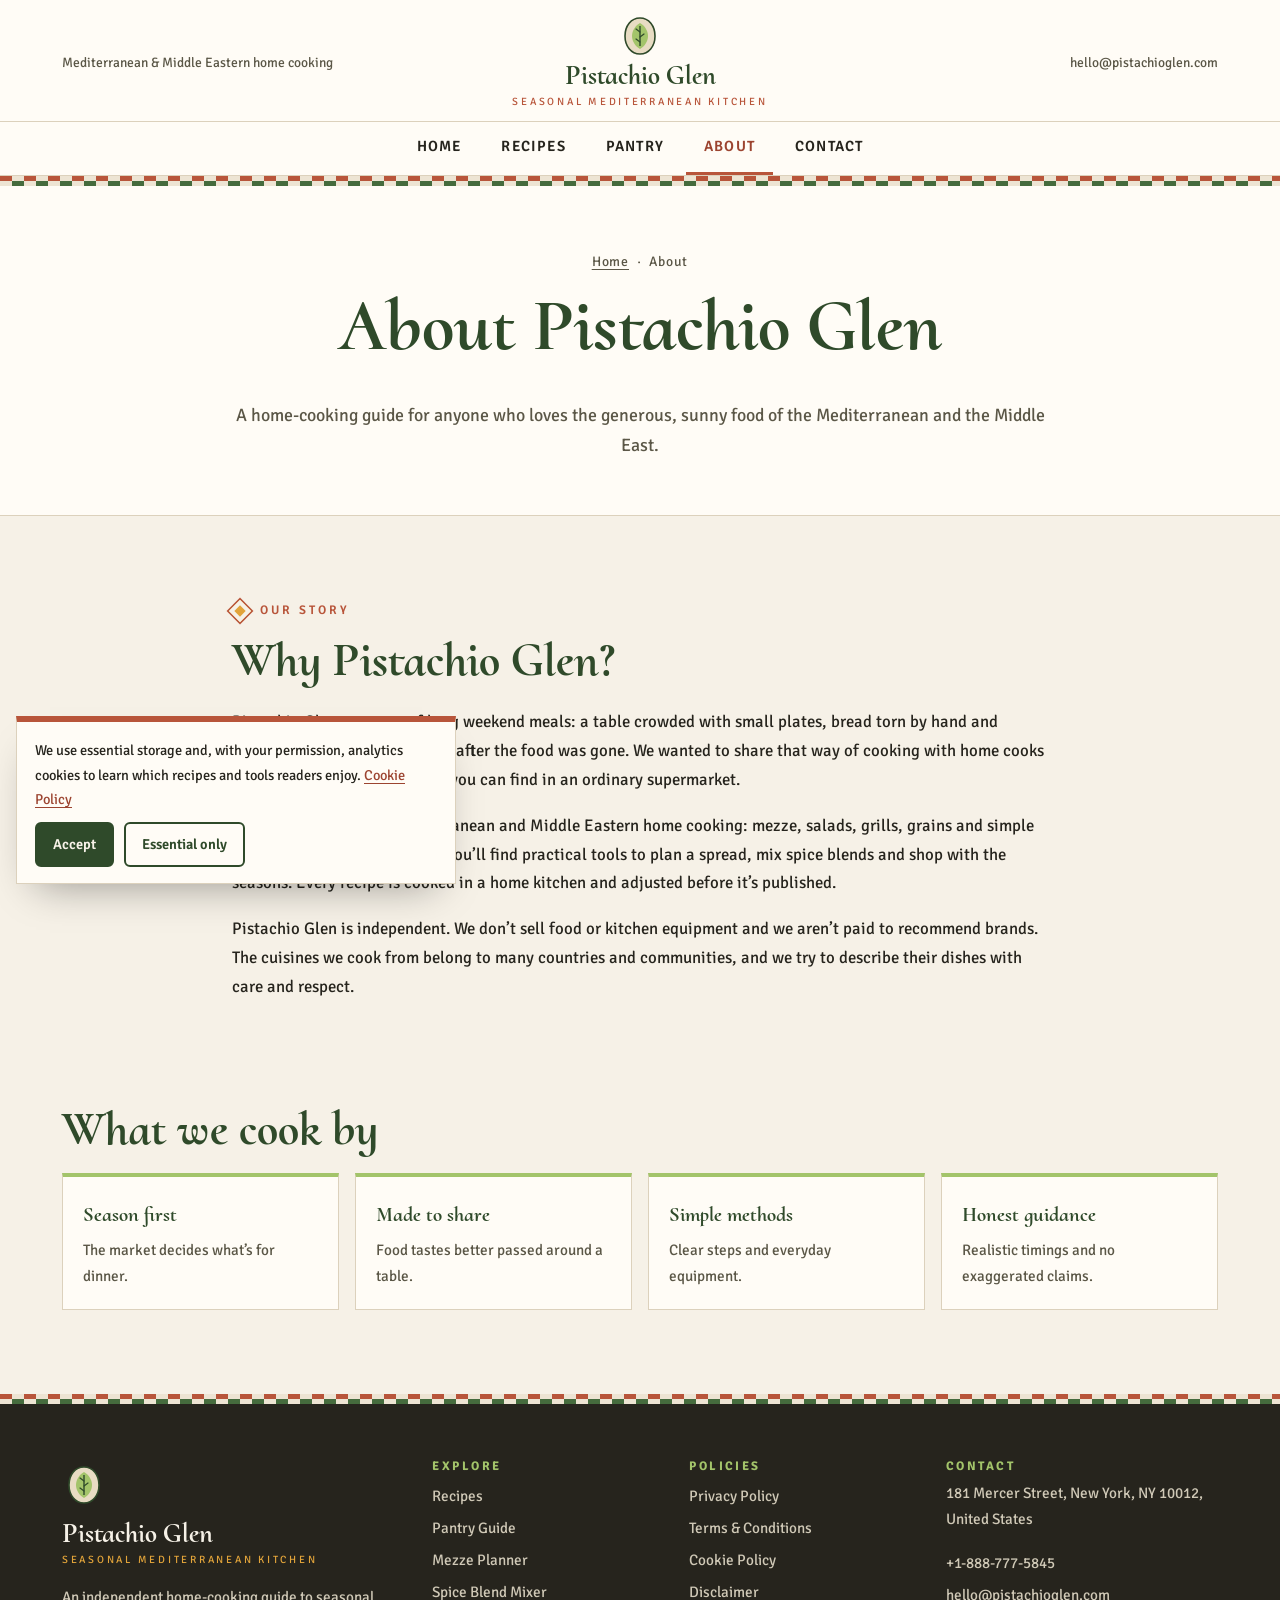
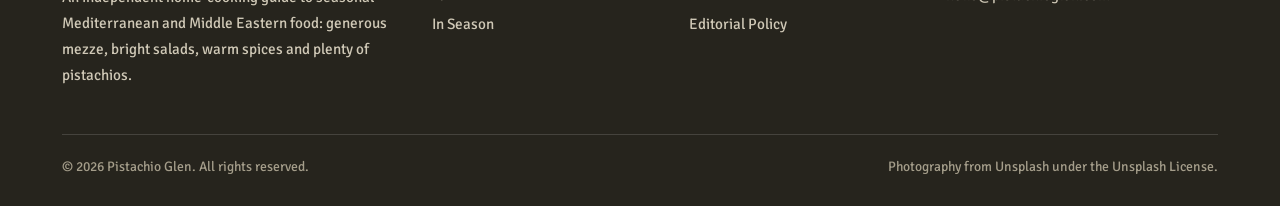
<file: about.html>
<!DOCTYPE html>
<html lang="en">
<head>
<meta charset="UTF-8">
<meta name="viewport" content="width=device-width, initial-scale=1">
<title>About Pistachio Glen | Seasonal Mediterranean Home Cooking</title>
<meta name="description" content="Pistachio Glen is an independent home-cooking guide to seasonal Mediterranean and Middle Eastern food, with tested recipes and practical kitchen tools.">
<meta name="robots" content="index, follow, max-image-preview:large">
<link rel="canonical" href="https://pistachioglen.com/about.html">
<meta property="og:type" content="website"><meta property="og:site_name" content="Pistachio Glen">
<meta property="og:title" content="About Pistachio Glen | Seasonal Mediterranean Home Cooking"><meta property="og:description" content="Pistachio Glen is an independent home-cooking guide to seasonal Mediterranean and Middle Eastern food, with tested recipes and practical kitchen tools.">
<meta property="og:url" content="https://pistachioglen.com/about.html"><meta property="og:image" content="https://images.unsplash.com/photo-1780914117972-7997f4459523?auto=format&fit=crop&w=1200&q=75">
<meta name="twitter:card" content="summary_large_image"><meta name="theme-color" content="#2F4A2A">
<link rel="icon" href="data:image/svg+xml,%3Csvg xmlns='http://www.w3.org/2000/svg' viewBox='0 0 44 44'%3E%3Cpath d='M22 4c9 0 15 8 15 18s-6 18-15 18S7 32 7 22 13 4 22 4Z' fill='%23E8DCC3'/%3E%3Cpath d='M22 9c5 3 8 8 8 13s-3 10-8 13c-5-3-8-8-8-13s3-10 8-13Z' fill='%23A3C46A'/%3E%3C/svg%3E">
<link rel="preconnect" href="https://fonts.googleapis.com"><link rel="preconnect" href="https://fonts.gstatic.com" crossorigin><link rel="preconnect" href="https://images.unsplash.com">
<link href="https://fonts.googleapis.com/css2?family=Cormorant+Upright:wght@500;700&family=Signika:wght@400;600&display=swap" rel="stylesheet">
<link rel="stylesheet" href="assets/css/style.css">
<!-- Google tag (gtag.js) -->
<script async src="https://www.googletagmanager.com/gtag/js?id=G-0LY0HY7L01"></script>
<script>
  window.dataLayer = window.dataLayer || [];
  function gtag(){dataLayer.push(arguments);}
  gtag('js', new Date());
  gtag('config', 'G-0LY0HY7L01');
</script>
<script type="application/ld+json">{"@context": "https://schema.org", "@graph": [{"@type": "Organization", "name": "Pistachio Glen", "url": "https://pistachioglen.com", "email": "hello@pistachioglen.com", "telephone": "+1-888-777-5845", "address": {"@type": "PostalAddress", "streetAddress": "181 Mercer Street", "addressLocality": "New York", "addressRegion": "NY", "postalCode": "10012", "addressCountry": "US"}}, {"@type": "AboutPage", "name": "About Pistachio Glen", "url": "https://pistachioglen.com/about.html"}]}</script>
</head>
<body>
<a class="skip" href="#main">Skip to content</a>
<header class="hdr">
  <div class="wrap top">
    <div class="side">Mediterranean &amp; Middle Eastern home cooking</div>
    <a class="logo" href="index.html" aria-label="Pistachio Glen home"><svg viewBox="0 0 44 44" aria-hidden="true"><path d="M22 4c9 0 15 8 15 18s-6 18-15 18S7 32 7 22 13 4 22 4Z" fill="#E8DCC3" stroke="#2F4A2A" stroke-width="1.6"/><path d="M22 9c5 3 8 8 8 13s-3 10-8 13c-5-3-8-8-8-13s3-10 8-13Z" fill="#A3C46A"/><path d="M22 12v20" stroke="#2F4A2A" stroke-width="1.4"/><path d="M22 18l-4-3M22 23l4-3M22 28l-4-3" stroke="#2F4A2A" stroke-width="1.2" stroke-linecap="round"/></svg><span><b>Pistachio Glen</b><small>Seasonal Mediterranean kitchen</small></span></a>
    <div class="side r"><a href="mailto:hello@pistachioglen.com">hello@pistachioglen.com</a></div>
    <button class="burger" aria-label="Open menu" aria-expanded="false" aria-controls="nav"><span></span><span></span><span></span></button>
  </div>
  <nav class="navrow" id="nav" aria-label="Main navigation"><div class="wrap"><ul class="nav"><li><a href="index.html">Home</a></li><li><a href="mediterranean-recipes.html">Recipes</a></li><li><a href="mediterranean-pantry.html">Pantry</a></li><li><a href="about.html" aria-current="page">About</a></li><li><a href="contact.html">Contact</a></li></ul></div></nav>
</header>
<div class="tilebar" aria-hidden="true"></div>
<main id="main">
<section class="phd"><div class="wrap"><p class="crumbs"><a href="index.html">Home</a> &nbsp;&middot;&nbsp; About</p><h1>About Pistachio Glen</h1><p class="lead">A home-cooking guide for anyone who loves the generous, sunny food of the Mediterranean and the Middle East.</p></div></section>
<section><div class="wrap" style="max-width:860px"><span class="kick">Our story</span><h2>Why Pistachio Glen?</h2>
<p>Pistachio Glen grew out of long weekend meals: a table crowded with small plates, bread torn by hand and conversations that ran on long after the food was gone. We wanted to share that way of cooking with home cooks everywhere, using ingredients you can find in an ordinary supermarket.</p>
<p>We focus on seasonal Mediterranean and Middle Eastern home cooking: mezze, salads, grills, grains and simple sweets. Alongside our recipes you&#8217;ll find practical tools to plan a spread, mix spice blends and shop with the seasons. Every recipe is cooked in a home kitchen and adjusted before it&#8217;s published.</p>
<p>Pistachio Glen is independent. We don&#8217;t sell food or kitchen equipment and we aren&#8217;t paid to recommend brands. The cuisines we cook from belong to many countries and communities, and we try to describe their dishes with care and respect.</p></div></section>
<section style="padding-top:0"><div class="wrap"><h2 style="margin-bottom:18px">What we cook by</h2>
<div class="vals">
  <div><b>Season first</b><p>The market decides what&#8217;s for dinner.</p></div>
  <div><b>Made to share</b><p>Food tastes better passed around a table.</p></div>
  <div><b>Simple methods</b><p>Clear steps and everyday equipment.</p></div>
  <div><b>Honest guidance</b><p>Realistic timings and no exaggerated claims.</p></div>
</div></div></section></main>
<div class="tilebar" aria-hidden="true"></div>
<footer class="ftr">
  <div class="wrap">
    <div class="ftr-grid">
      <div><a class="logo" href="index.html"><svg viewBox="0 0 44 44" aria-hidden="true"><path d="M22 4c9 0 15 8 15 18s-6 18-15 18S7 32 7 22 13 4 22 4Z" fill="#E8DCC3" stroke="#2F4A2A" stroke-width="1.6"/><path d="M22 9c5 3 8 8 8 13s-3 10-8 13c-5-3-8-8-8-13s3-10 8-13Z" fill="#A3C46A"/><path d="M22 12v20" stroke="#2F4A2A" stroke-width="1.4"/><path d="M22 18l-4-3M22 23l4-3M22 28l-4-3" stroke="#2F4A2A" stroke-width="1.2" stroke-linecap="round"/></svg><span><b>Pistachio Glen</b><small>Seasonal Mediterranean kitchen</small></span></a><p>An independent home-cooking guide to seasonal Mediterranean and Middle Eastern food: generous mezze, bright salads, warm spices and plenty of pistachios.</p></div>
      <div><h4>Explore</h4><a href="mediterranean-recipes.html">Recipes</a><a href="mediterranean-pantry.html">Pantry Guide</a><a href="index.html#mezze">Mezze Planner</a><a href="index.html#spice">Spice Blend Mixer</a><a href="index.html#season">In Season</a></div>
      <div><h4>Policies</h4><a href="privacy-policy.html">Privacy Policy</a><a href="terms-and-conditions.html">Terms &amp; Conditions</a><a href="cookie-policy.html">Cookie Policy</a><a href="disclaimer.html">Disclaimer</a><a href="editorial-policy.html">Editorial Policy</a></div>
      <div><h4>Contact</h4><p style="margin-top:0">181 Mercer Street, New York, NY 10012, United States</p><a href="tel:+18887775845">+1-888-777-5845</a><a href="mailto:hello@pistachioglen.com">hello@pistachioglen.com</a></div>
    </div>
    <div class="ftr-base"><span>&copy; <span id="year">2026</span> Pistachio Glen. All rights reserved.</span><span>Photography from Unsplash under the Unsplash License.</span></div>
  </div>
</footer>
<div class="cookie" id="cookie" role="dialog" aria-label="Cookie notice"><p>We use essential storage and, with your permission, analytics cookies to learn which recipes and tools readers enjoy. <a href="cookie-policy.html">Cookie Policy</a></p><button class="y" data-cookie="accepted">Accept</button><button data-cookie="declined">Essential only</button></div>
<script src="assets/js/main.js" defer></script>
</body>
</html>
</file>
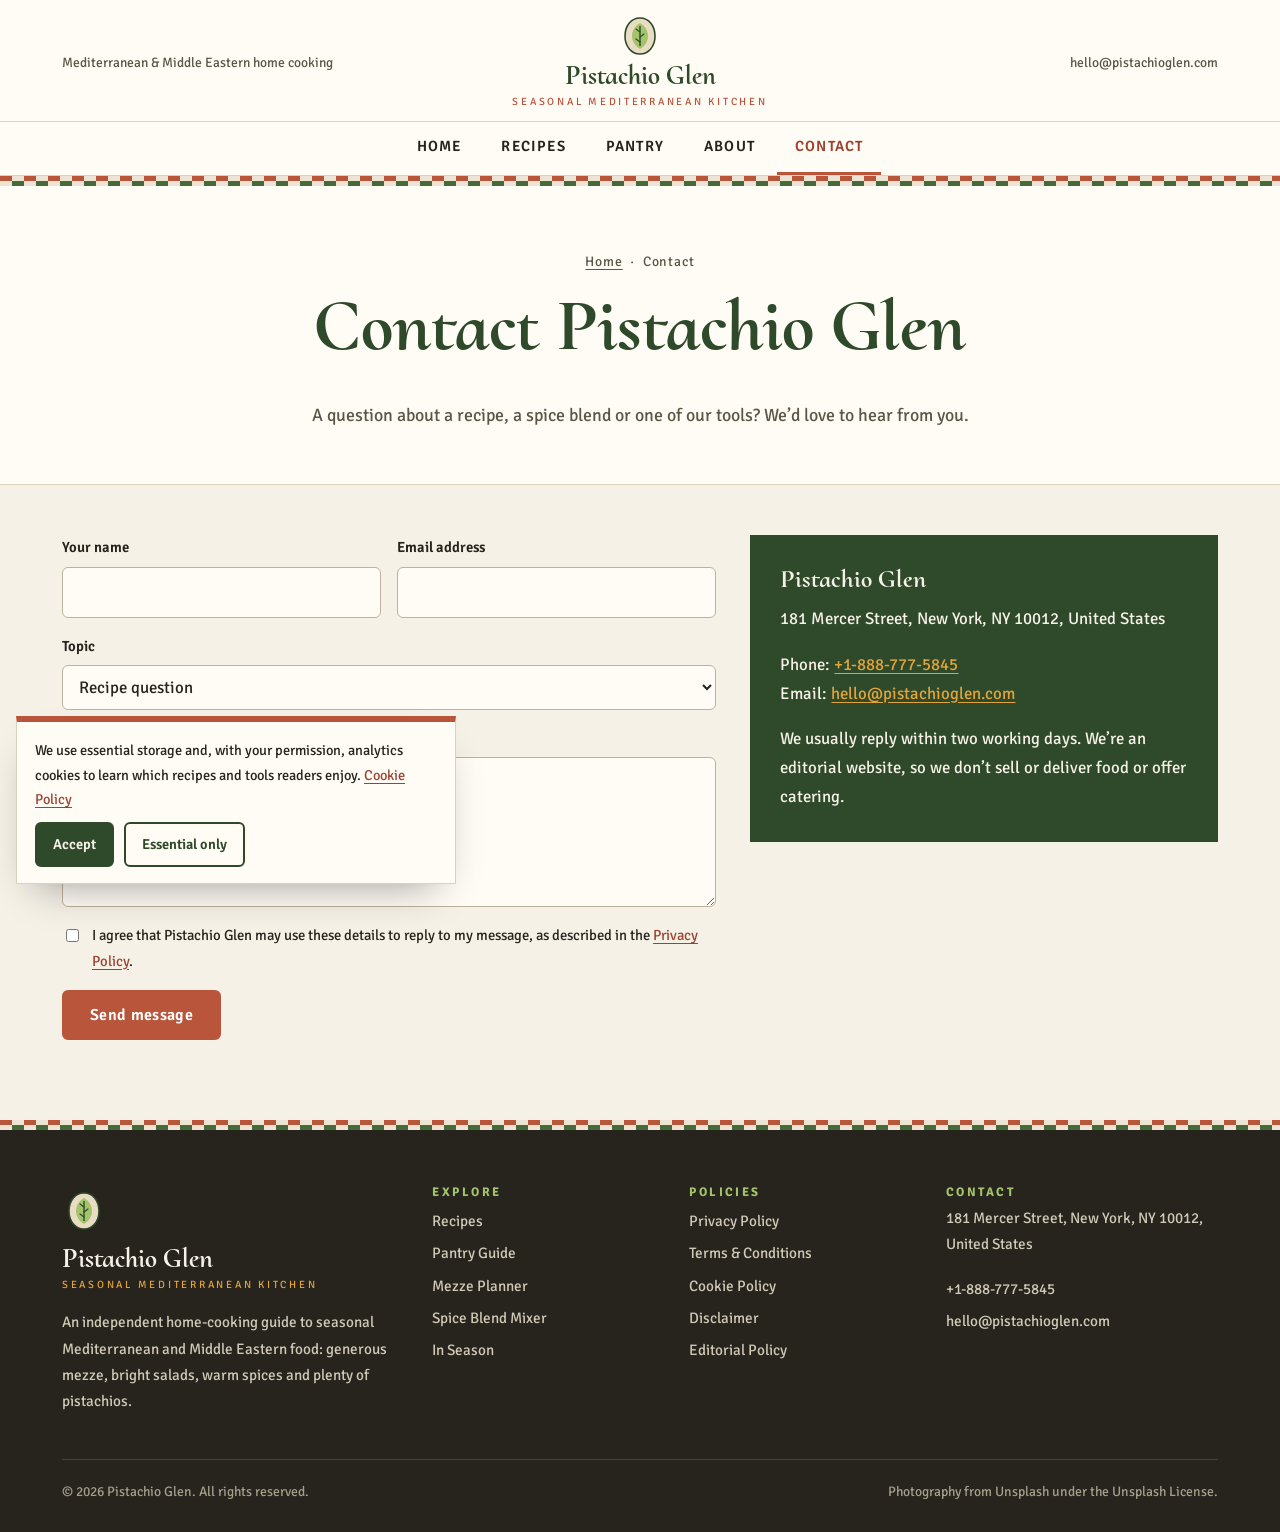
<file: contact.html>
<!DOCTYPE html>
<html lang="en">
<head>
<meta charset="UTF-8">
<meta name="viewport" content="width=device-width, initial-scale=1">
<title>Contact Pistachio Glen | Recipe &amp; Cooking Questions</title>
<meta name="description" content="Contact Pistachio Glen with questions about Mediterranean recipes, spice blends and kitchen tools. 181 Mercer Street, New York, NY 10012. Phone +1-888-777-5845.">
<meta name="robots" content="index, follow, max-image-preview:large">
<link rel="canonical" href="https://pistachioglen.com/contact.html">
<meta property="og:type" content="website"><meta property="og:site_name" content="Pistachio Glen">
<meta property="og:title" content="Contact Pistachio Glen | Recipe &amp; Cooking Questions"><meta property="og:description" content="Contact Pistachio Glen with questions about Mediterranean recipes, spice blends and kitchen tools. 181 Mercer Street, New York, NY 10012. Phone +1-888-777-5845.">
<meta property="og:url" content="https://pistachioglen.com/contact.html"><meta property="og:image" content="https://images.unsplash.com/photo-1620041328526-d0cf044a0739?auto=format&fit=crop&w=1200&q=75">
<meta name="twitter:card" content="summary_large_image"><meta name="theme-color" content="#2F4A2A">
<link rel="icon" href="data:image/svg+xml,%3Csvg xmlns='http://www.w3.org/2000/svg' viewBox='0 0 44 44'%3E%3Cpath d='M22 4c9 0 15 8 15 18s-6 18-15 18S7 32 7 22 13 4 22 4Z' fill='%23E8DCC3'/%3E%3Cpath d='M22 9c5 3 8 8 8 13s-3 10-8 13c-5-3-8-8-8-13s3-10 8-13Z' fill='%23A3C46A'/%3E%3C/svg%3E">
<link rel="preconnect" href="https://fonts.googleapis.com"><link rel="preconnect" href="https://fonts.gstatic.com" crossorigin><link rel="preconnect" href="https://images.unsplash.com">
<link href="https://fonts.googleapis.com/css2?family=Cormorant+Upright:wght@500;700&family=Signika:wght@400;600&display=swap" rel="stylesheet">
<link rel="stylesheet" href="assets/css/style.css">
<!-- Google tag (gtag.js) -->
<script async src="https://www.googletagmanager.com/gtag/js?id=G-0LY0HY7L01"></script>
<script>
  window.dataLayer = window.dataLayer || [];
  function gtag(){dataLayer.push(arguments);}
  gtag('js', new Date());
  gtag('config', 'G-0LY0HY7L01');
</script>
<script type="application/ld+json">{"@context": "https://schema.org", "@graph": [{"@type": "Organization", "name": "Pistachio Glen", "url": "https://pistachioglen.com", "email": "hello@pistachioglen.com", "telephone": "+1-888-777-5845", "address": {"@type": "PostalAddress", "streetAddress": "181 Mercer Street", "addressLocality": "New York", "addressRegion": "NY", "postalCode": "10012", "addressCountry": "US"}}, {"@type": "ContactPage", "name": "Contact Pistachio Glen", "url": "https://pistachioglen.com/contact.html"}]}</script>
</head>
<body>
<a class="skip" href="#main">Skip to content</a>
<header class="hdr">
  <div class="wrap top">
    <div class="side">Mediterranean &amp; Middle Eastern home cooking</div>
    <a class="logo" href="index.html" aria-label="Pistachio Glen home"><svg viewBox="0 0 44 44" aria-hidden="true"><path d="M22 4c9 0 15 8 15 18s-6 18-15 18S7 32 7 22 13 4 22 4Z" fill="#E8DCC3" stroke="#2F4A2A" stroke-width="1.6"/><path d="M22 9c5 3 8 8 8 13s-3 10-8 13c-5-3-8-8-8-13s3-10 8-13Z" fill="#A3C46A"/><path d="M22 12v20" stroke="#2F4A2A" stroke-width="1.4"/><path d="M22 18l-4-3M22 23l4-3M22 28l-4-3" stroke="#2F4A2A" stroke-width="1.2" stroke-linecap="round"/></svg><span><b>Pistachio Glen</b><small>Seasonal Mediterranean kitchen</small></span></a>
    <div class="side r"><a href="mailto:hello@pistachioglen.com">hello@pistachioglen.com</a></div>
    <button class="burger" aria-label="Open menu" aria-expanded="false" aria-controls="nav"><span></span><span></span><span></span></button>
  </div>
  <nav class="navrow" id="nav" aria-label="Main navigation"><div class="wrap"><ul class="nav"><li><a href="index.html">Home</a></li><li><a href="mediterranean-recipes.html">Recipes</a></li><li><a href="mediterranean-pantry.html">Pantry</a></li><li><a href="about.html">About</a></li><li><a href="contact.html" aria-current="page">Contact</a></li></ul></div></nav>
</header>
<div class="tilebar" aria-hidden="true"></div>
<main id="main">
<section class="phd"><div class="wrap"><p class="crumbs"><a href="index.html">Home</a> &nbsp;&middot;&nbsp; Contact</p><h1>Contact Pistachio Glen</h1><p class="lead">A question about a recipe, a spice blend or one of our tools? We&#8217;d love to hear from you.</p></div></section>
<div class="wrap"><section class="contact">
  <div>
    <form id="cform" data-to="hello@pistachioglen.com" novalidate>
      <div class="two"><div class="fld"><label for="name">Your name</label><input type="text" id="name" name="name" required autocomplete="name"></div>
      <div class="fld"><label for="email">Email address</label><input id="email" name="email" type="email" required autocomplete="email"></div></div>
      <div class="fld"><label for="topic">Topic</label><select id="topic" name="topic"><option>Recipe question</option><option>Tool feedback</option><option>Correction</option><option>Something else</option></select></div>
      <div class="fld"><label for="message">Message</label><textarea id="message" name="message" required></textarea></div>
      <div class="hp" aria-hidden="true"><label for="website">Website</label><input type="text" id="website" name="website" tabindex="-1" autocomplete="off"></div>
      <div class="fld agree"><input id="agree" type="checkbox" required><label for="agree">I agree that Pistachio Glen may use these details to reply to my message, as described in the <a href="privacy-policy.html">Privacy Policy</a>.</label></div>
      <button class="btn" type="submit">Send message</button>
      <p class="fm" id="fm" hidden></p>
    </form>
  </div>
  <aside class="cbox"><h3>Pistachio Glen</h3><p>181 Mercer Street, New York, NY 10012, United States</p><p style="margin-top:10px">Phone: <a href="tel:+18887775845">+1-888-777-5845</a><br>Email: <a href="mailto:hello@pistachioglen.com">hello@pistachioglen.com</a></p><p style="margin:10px 0 0">We usually reply within two working days. We&#8217;re an editorial website, so we don&#8217;t sell or deliver food or offer catering.</p></aside>
</section></div></main>
<div class="tilebar" aria-hidden="true"></div>
<footer class="ftr">
  <div class="wrap">
    <div class="ftr-grid">
      <div><a class="logo" href="index.html"><svg viewBox="0 0 44 44" aria-hidden="true"><path d="M22 4c9 0 15 8 15 18s-6 18-15 18S7 32 7 22 13 4 22 4Z" fill="#E8DCC3" stroke="#2F4A2A" stroke-width="1.6"/><path d="M22 9c5 3 8 8 8 13s-3 10-8 13c-5-3-8-8-8-13s3-10 8-13Z" fill="#A3C46A"/><path d="M22 12v20" stroke="#2F4A2A" stroke-width="1.4"/><path d="M22 18l-4-3M22 23l4-3M22 28l-4-3" stroke="#2F4A2A" stroke-width="1.2" stroke-linecap="round"/></svg><span><b>Pistachio Glen</b><small>Seasonal Mediterranean kitchen</small></span></a><p>An independent home-cooking guide to seasonal Mediterranean and Middle Eastern food: generous mezze, bright salads, warm spices and plenty of pistachios.</p></div>
      <div><h4>Explore</h4><a href="mediterranean-recipes.html">Recipes</a><a href="mediterranean-pantry.html">Pantry Guide</a><a href="index.html#mezze">Mezze Planner</a><a href="index.html#spice">Spice Blend Mixer</a><a href="index.html#season">In Season</a></div>
      <div><h4>Policies</h4><a href="privacy-policy.html">Privacy Policy</a><a href="terms-and-conditions.html">Terms &amp; Conditions</a><a href="cookie-policy.html">Cookie Policy</a><a href="disclaimer.html">Disclaimer</a><a href="editorial-policy.html">Editorial Policy</a></div>
      <div><h4>Contact</h4><p style="margin-top:0">181 Mercer Street, New York, NY 10012, United States</p><a href="tel:+18887775845">+1-888-777-5845</a><a href="mailto:hello@pistachioglen.com">hello@pistachioglen.com</a></div>
    </div>
    <div class="ftr-base"><span>&copy; <span id="year">2026</span> Pistachio Glen. All rights reserved.</span><span>Photography from Unsplash under the Unsplash License.</span></div>
  </div>
</footer>
<div class="cookie" id="cookie" role="dialog" aria-label="Cookie notice"><p>We use essential storage and, with your permission, analytics cookies to learn which recipes and tools readers enjoy. <a href="cookie-policy.html">Cookie Policy</a></p><button class="y" data-cookie="accepted">Accept</button><button data-cookie="declined">Essential only</button></div>
<script src="assets/js/main.js" defer></script>
</body>
</html>
</file>
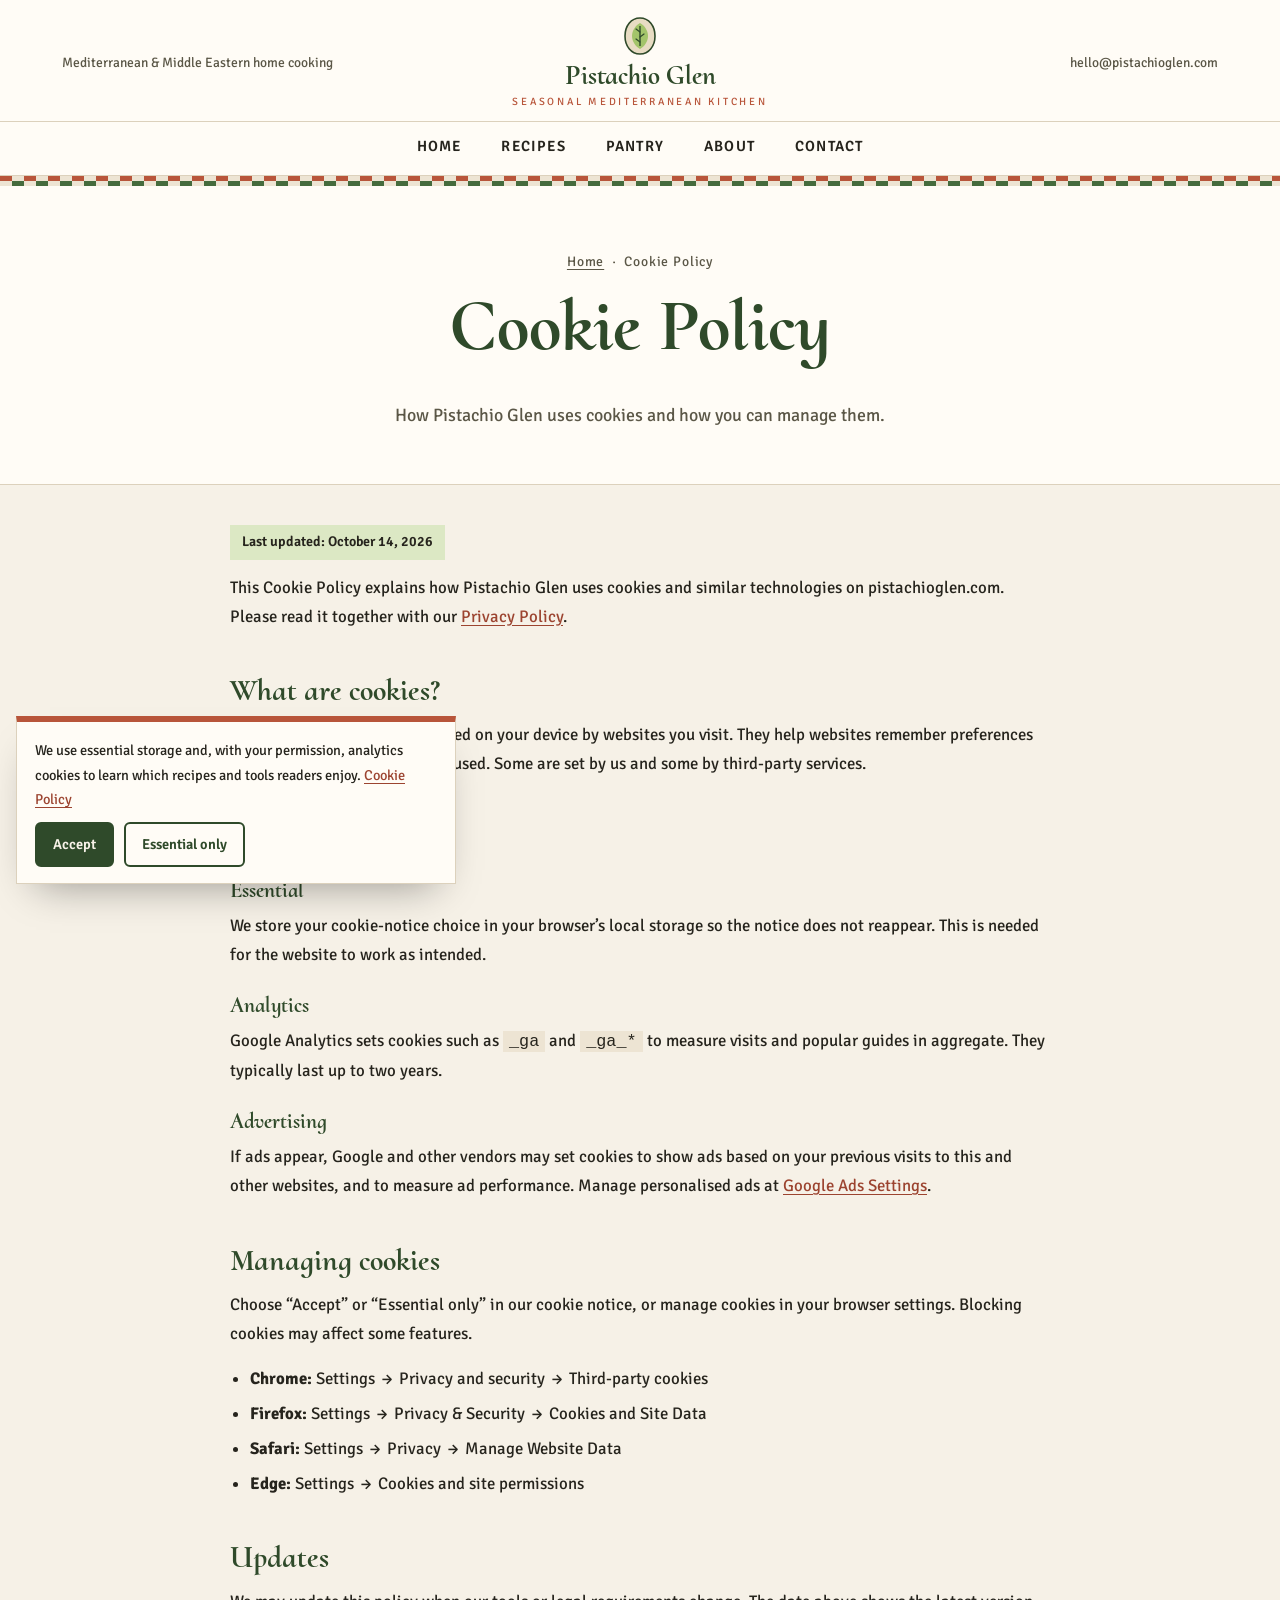
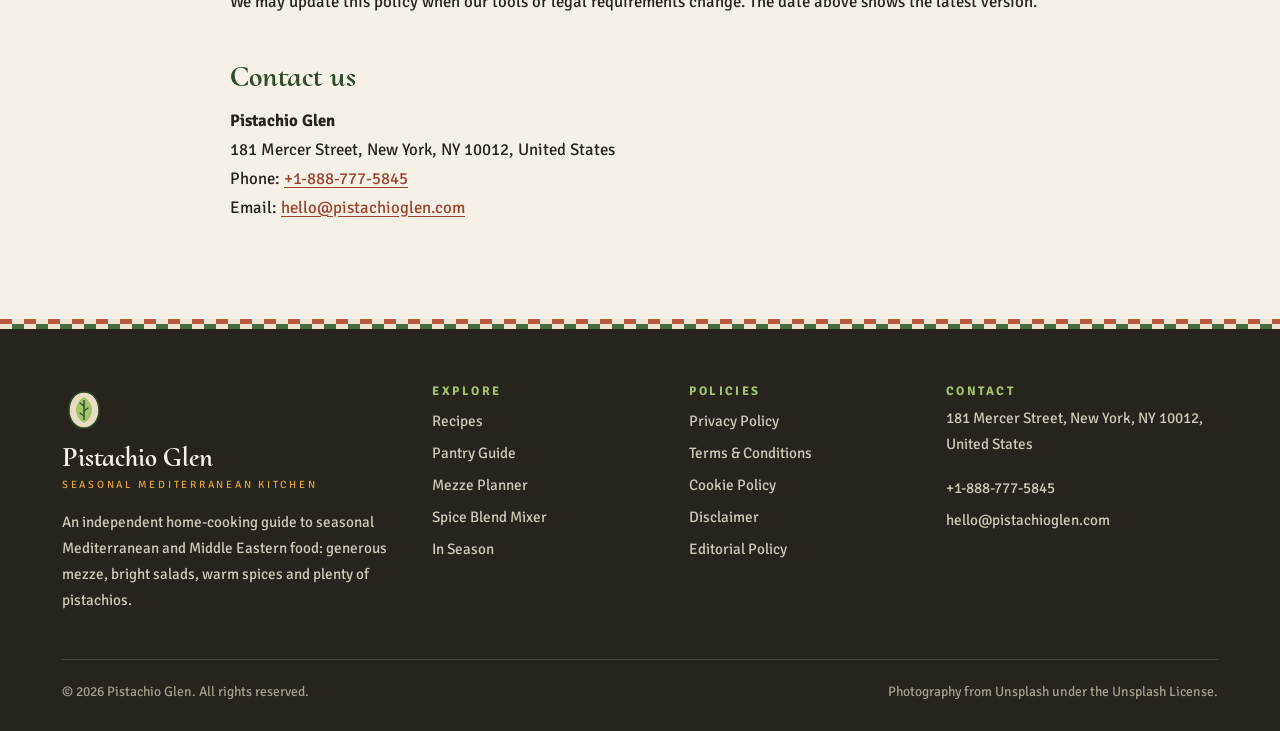
<file: cookie-policy.html>
<!DOCTYPE html>
<html lang="en">
<head>
<meta charset="UTF-8">
<meta name="viewport" content="width=device-width, initial-scale=1">
<title>Cookie Policy | Pistachio Glen</title>
<meta name="description" content="Learn which essential, analytics and advertising cookies Pistachio Glen uses and how to manage or block cookies in your browser.">
<meta name="robots" content="index, follow, max-image-preview:large">
<link rel="canonical" href="https://pistachioglen.com/cookie-policy.html">
<meta property="og:type" content="website"><meta property="og:site_name" content="Pistachio Glen">
<meta property="og:title" content="Cookie Policy | Pistachio Glen"><meta property="og:description" content="Learn which essential, analytics and advertising cookies Pistachio Glen uses and how to manage or block cookies in your browser.">
<meta property="og:url" content="https://pistachioglen.com/cookie-policy.html"><meta property="og:image" content="https://images.unsplash.com/photo-1620041328526-d0cf044a0739?auto=format&fit=crop&w=1200&q=75">
<meta name="twitter:card" content="summary_large_image"><meta name="theme-color" content="#2F4A2A">
<link rel="icon" href="data:image/svg+xml,%3Csvg xmlns='http://www.w3.org/2000/svg' viewBox='0 0 44 44'%3E%3Cpath d='M22 4c9 0 15 8 15 18s-6 18-15 18S7 32 7 22 13 4 22 4Z' fill='%23E8DCC3'/%3E%3Cpath d='M22 9c5 3 8 8 8 13s-3 10-8 13c-5-3-8-8-8-13s3-10 8-13Z' fill='%23A3C46A'/%3E%3C/svg%3E">
<link rel="preconnect" href="https://fonts.googleapis.com"><link rel="preconnect" href="https://fonts.gstatic.com" crossorigin><link rel="preconnect" href="https://images.unsplash.com">
<link href="https://fonts.googleapis.com/css2?family=Cormorant+Upright:wght@500;700&family=Signika:wght@400;600&display=swap" rel="stylesheet">
<link rel="stylesheet" href="assets/css/style.css">
<!-- Google tag (gtag.js) -->
<script async src="https://www.googletagmanager.com/gtag/js?id=G-0LY0HY7L01"></script>
<script>
  window.dataLayer = window.dataLayer || [];
  function gtag(){dataLayer.push(arguments);}
  gtag('js', new Date());
  gtag('config', 'G-0LY0HY7L01');
</script>

</head>
<body>
<a class="skip" href="#main">Skip to content</a>
<header class="hdr">
  <div class="wrap top">
    <div class="side">Mediterranean &amp; Middle Eastern home cooking</div>
    <a class="logo" href="index.html" aria-label="Pistachio Glen home"><svg viewBox="0 0 44 44" aria-hidden="true"><path d="M22 4c9 0 15 8 15 18s-6 18-15 18S7 32 7 22 13 4 22 4Z" fill="#E8DCC3" stroke="#2F4A2A" stroke-width="1.6"/><path d="M22 9c5 3 8 8 8 13s-3 10-8 13c-5-3-8-8-8-13s3-10 8-13Z" fill="#A3C46A"/><path d="M22 12v20" stroke="#2F4A2A" stroke-width="1.4"/><path d="M22 18l-4-3M22 23l4-3M22 28l-4-3" stroke="#2F4A2A" stroke-width="1.2" stroke-linecap="round"/></svg><span><b>Pistachio Glen</b><small>Seasonal Mediterranean kitchen</small></span></a>
    <div class="side r"><a href="mailto:hello@pistachioglen.com">hello@pistachioglen.com</a></div>
    <button class="burger" aria-label="Open menu" aria-expanded="false" aria-controls="nav"><span></span><span></span><span></span></button>
  </div>
  <nav class="navrow" id="nav" aria-label="Main navigation"><div class="wrap"><ul class="nav"><li><a href="index.html">Home</a></li><li><a href="mediterranean-recipes.html">Recipes</a></li><li><a href="mediterranean-pantry.html">Pantry</a></li><li><a href="about.html">About</a></li><li><a href="contact.html">Contact</a></li></ul></div></nav>
</header>
<div class="tilebar" aria-hidden="true"></div>
<main id="main">
<section class="phd"><div class="wrap"><p class="crumbs"><a href="index.html">Home</a> &nbsp;&middot;&nbsp; Cookie Policy</p><h1>Cookie Policy</h1><p class="lead">How Pistachio Glen uses cookies and how you can manage them.</p></div></section><div class="wrap"><article class="prose"><p class="upd">Last updated: October 14, 2026</p>
<p>This Cookie Policy explains how Pistachio Glen uses cookies and similar technologies on pistachioglen.com. Please read it together with our <a href="privacy-policy.html">Privacy Policy</a>.</p>
<h2>What are cookies?</h2>
<p>Cookies are small text files stored on your device by websites you visit. They help websites remember preferences and understand how pages are used. Some are set by us and some by third-party services.</p>
<h2>Cookies we use</h2>
<h3>Essential</h3>
<p>We store your cookie-notice choice in your browser&#8217;s local storage so the notice does not reappear. This is needed for the website to work as intended.</p>
<h3>Analytics</h3>
<p>Google Analytics sets cookies such as <code>_ga</code> and <code>_ga_*</code> to measure visits and popular guides in aggregate. They typically last up to two years.</p>
<h3>Advertising</h3>
<p>If ads appear, Google and other vendors may set cookies to show ads based on your previous visits to this and other websites, and to measure ad performance. Manage personalised ads at <a href="https://www.google.com/settings/ads" target="_blank" rel="noopener">Google Ads Settings</a>.</p>
<h2>Managing cookies</h2>
<p>Choose &ldquo;Accept&rdquo; or &ldquo;Essential only&rdquo; in our cookie notice, or manage cookies in your browser settings. Blocking cookies may affect some features.</p>
<ul><li><strong>Chrome:</strong> Settings &rarr; Privacy and security &rarr; Third-party cookies</li><li><strong>Firefox:</strong> Settings &rarr; Privacy &amp; Security &rarr; Cookies and Site Data</li><li><strong>Safari:</strong> Settings &rarr; Privacy &rarr; Manage Website Data</li><li><strong>Edge:</strong> Settings &rarr; Cookies and site permissions</li></ul>
<h2>Updates</h2>
<p>We may update this policy when our tools or legal requirements change. The date above shows the latest version.</p><h2>Contact us</h2><p><strong>Pistachio Glen</strong><br>181 Mercer Street, New York, NY 10012, United States<br>Phone: <a href="tel:+18887775845">+1-888-777-5845</a><br>Email: <a href="mailto:hello@pistachioglen.com">hello@pistachioglen.com</a></p></article></div></main>
<div class="tilebar" aria-hidden="true"></div>
<footer class="ftr">
  <div class="wrap">
    <div class="ftr-grid">
      <div><a class="logo" href="index.html"><svg viewBox="0 0 44 44" aria-hidden="true"><path d="M22 4c9 0 15 8 15 18s-6 18-15 18S7 32 7 22 13 4 22 4Z" fill="#E8DCC3" stroke="#2F4A2A" stroke-width="1.6"/><path d="M22 9c5 3 8 8 8 13s-3 10-8 13c-5-3-8-8-8-13s3-10 8-13Z" fill="#A3C46A"/><path d="M22 12v20" stroke="#2F4A2A" stroke-width="1.4"/><path d="M22 18l-4-3M22 23l4-3M22 28l-4-3" stroke="#2F4A2A" stroke-width="1.2" stroke-linecap="round"/></svg><span><b>Pistachio Glen</b><small>Seasonal Mediterranean kitchen</small></span></a><p>An independent home-cooking guide to seasonal Mediterranean and Middle Eastern food: generous mezze, bright salads, warm spices and plenty of pistachios.</p></div>
      <div><h4>Explore</h4><a href="mediterranean-recipes.html">Recipes</a><a href="mediterranean-pantry.html">Pantry Guide</a><a href="index.html#mezze">Mezze Planner</a><a href="index.html#spice">Spice Blend Mixer</a><a href="index.html#season">In Season</a></div>
      <div><h4>Policies</h4><a href="privacy-policy.html">Privacy Policy</a><a href="terms-and-conditions.html">Terms &amp; Conditions</a><a href="cookie-policy.html">Cookie Policy</a><a href="disclaimer.html">Disclaimer</a><a href="editorial-policy.html">Editorial Policy</a></div>
      <div><h4>Contact</h4><p style="margin-top:0">181 Mercer Street, New York, NY 10012, United States</p><a href="tel:+18887775845">+1-888-777-5845</a><a href="mailto:hello@pistachioglen.com">hello@pistachioglen.com</a></div>
    </div>
    <div class="ftr-base"><span>&copy; <span id="year">2026</span> Pistachio Glen. All rights reserved.</span><span>Photography from Unsplash under the Unsplash License.</span></div>
  </div>
</footer>
<div class="cookie" id="cookie" role="dialog" aria-label="Cookie notice"><p>We use essential storage and, with your permission, analytics cookies to learn which recipes and tools readers enjoy. <a href="cookie-policy.html">Cookie Policy</a></p><button class="y" data-cookie="accepted">Accept</button><button data-cookie="declined">Essential only</button></div>
<script src="assets/js/main.js" defer></script>
</body>
</html>
</file>
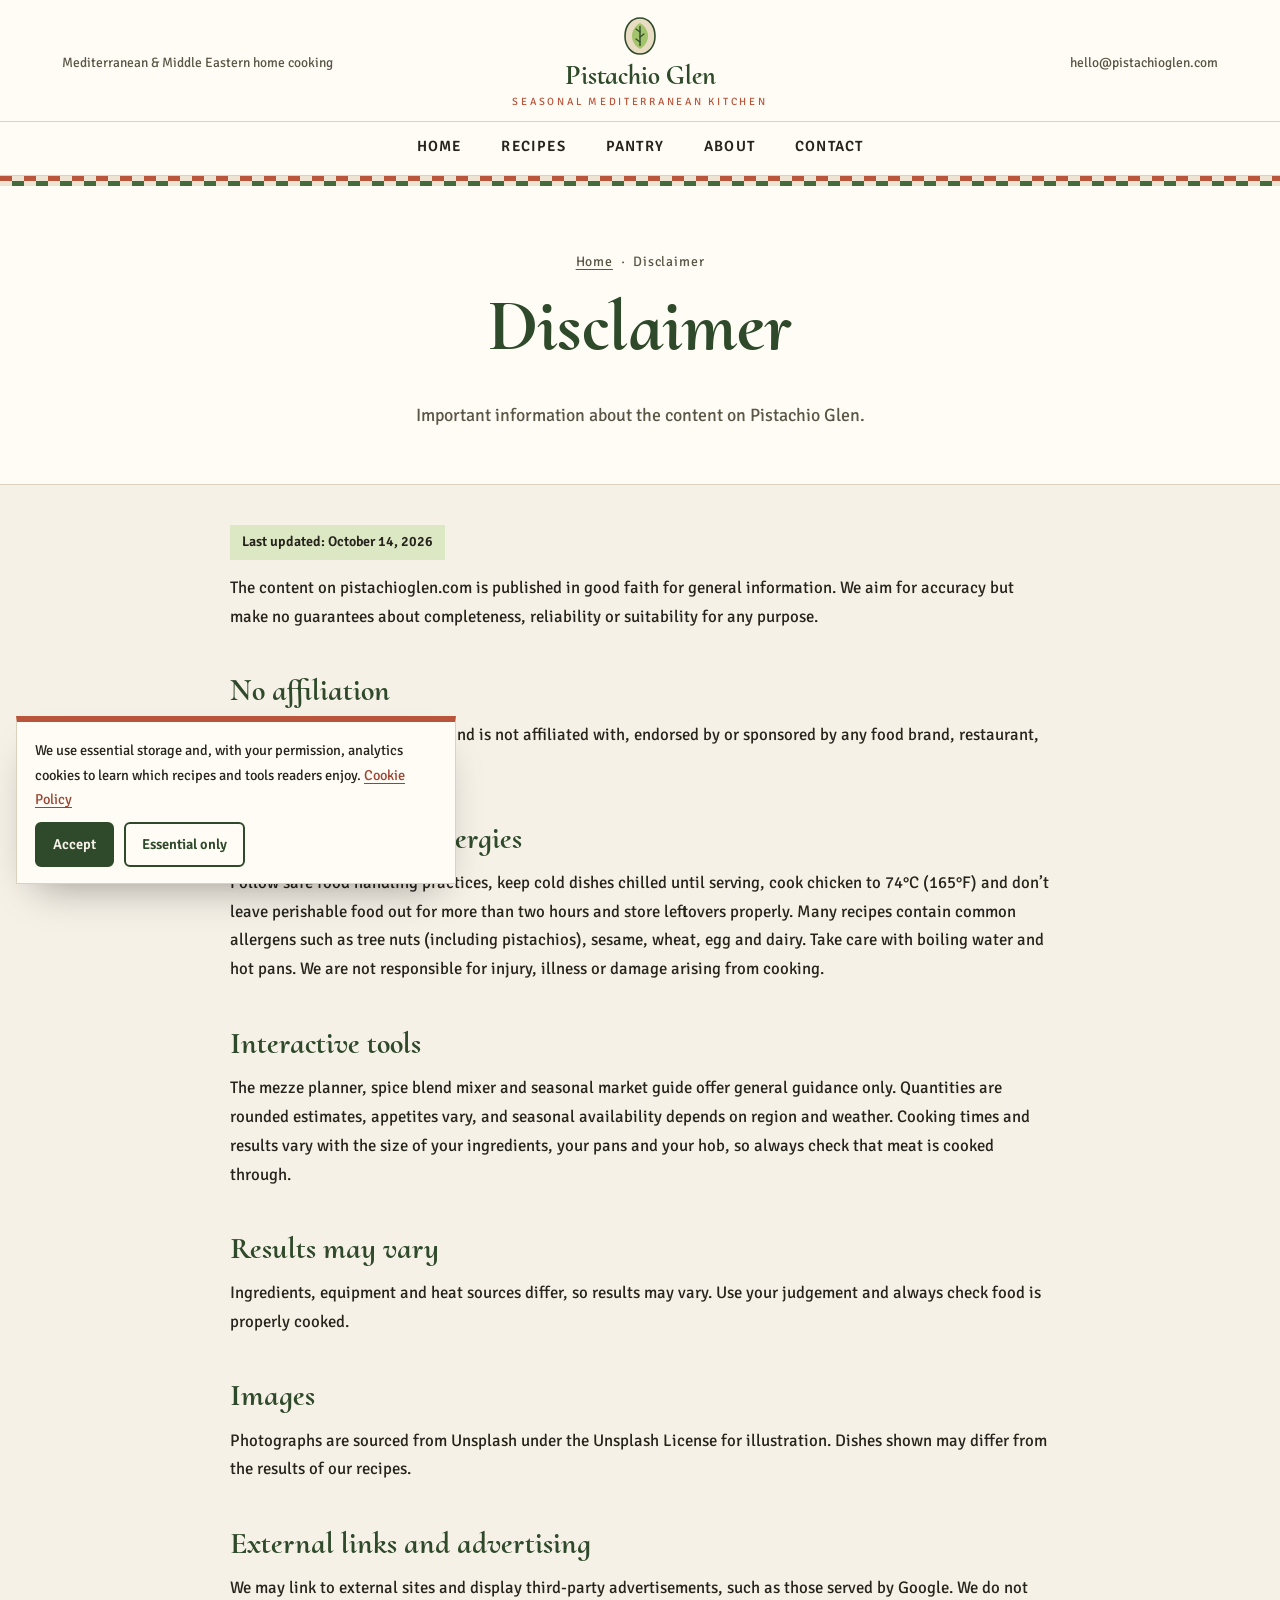
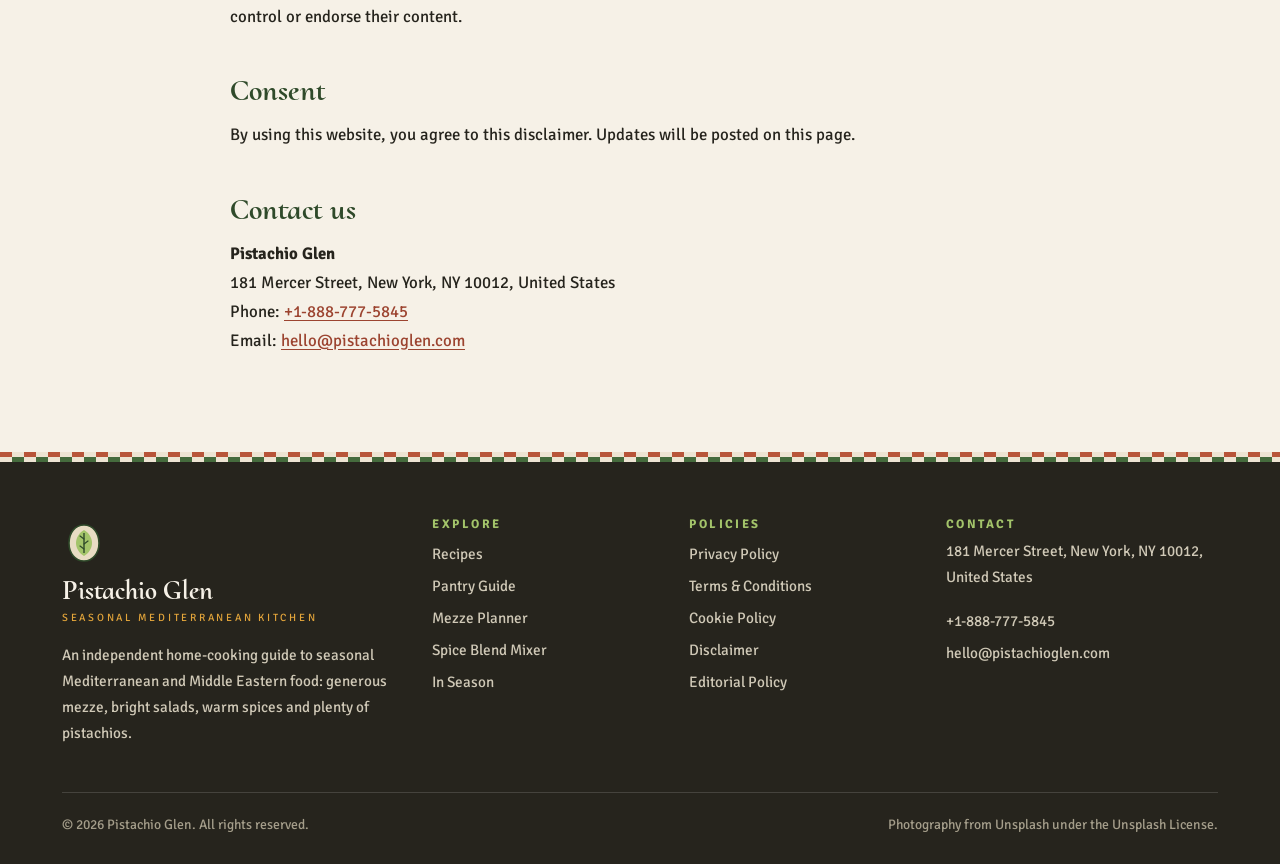
<file: disclaimer.html>
<!DOCTYPE html>
<html lang="en">
<head>
<meta charset="UTF-8">
<meta name="viewport" content="width=device-width, initial-scale=1">
<title>Disclaimer | Pistachio Glen</title>
<meta name="description" content="The Pistachio Glen disclaimer: general information, no affiliation, food safety, tool estimates, allergens, images, links and advertising.">
<meta name="robots" content="index, follow, max-image-preview:large">
<link rel="canonical" href="https://pistachioglen.com/disclaimer.html">
<meta property="og:type" content="website"><meta property="og:site_name" content="Pistachio Glen">
<meta property="og:title" content="Disclaimer | Pistachio Glen"><meta property="og:description" content="The Pistachio Glen disclaimer: general information, no affiliation, food safety, tool estimates, allergens, images, links and advertising.">
<meta property="og:url" content="https://pistachioglen.com/disclaimer.html"><meta property="og:image" content="https://images.unsplash.com/photo-1620041328526-d0cf044a0739?auto=format&fit=crop&w=1200&q=75">
<meta name="twitter:card" content="summary_large_image"><meta name="theme-color" content="#2F4A2A">
<link rel="icon" href="data:image/svg+xml,%3Csvg xmlns='http://www.w3.org/2000/svg' viewBox='0 0 44 44'%3E%3Cpath d='M22 4c9 0 15 8 15 18s-6 18-15 18S7 32 7 22 13 4 22 4Z' fill='%23E8DCC3'/%3E%3Cpath d='M22 9c5 3 8 8 8 13s-3 10-8 13c-5-3-8-8-8-13s3-10 8-13Z' fill='%23A3C46A'/%3E%3C/svg%3E">
<link rel="preconnect" href="https://fonts.googleapis.com"><link rel="preconnect" href="https://fonts.gstatic.com" crossorigin><link rel="preconnect" href="https://images.unsplash.com">
<link href="https://fonts.googleapis.com/css2?family=Cormorant+Upright:wght@500;700&family=Signika:wght@400;600&display=swap" rel="stylesheet">
<link rel="stylesheet" href="assets/css/style.css">
<!-- Google tag (gtag.js) -->
<script async src="https://www.googletagmanager.com/gtag/js?id=G-0LY0HY7L01"></script>
<script>
  window.dataLayer = window.dataLayer || [];
  function gtag(){dataLayer.push(arguments);}
  gtag('js', new Date());
  gtag('config', 'G-0LY0HY7L01');
</script>

</head>
<body>
<a class="skip" href="#main">Skip to content</a>
<header class="hdr">
  <div class="wrap top">
    <div class="side">Mediterranean &amp; Middle Eastern home cooking</div>
    <a class="logo" href="index.html" aria-label="Pistachio Glen home"><svg viewBox="0 0 44 44" aria-hidden="true"><path d="M22 4c9 0 15 8 15 18s-6 18-15 18S7 32 7 22 13 4 22 4Z" fill="#E8DCC3" stroke="#2F4A2A" stroke-width="1.6"/><path d="M22 9c5 3 8 8 8 13s-3 10-8 13c-5-3-8-8-8-13s3-10 8-13Z" fill="#A3C46A"/><path d="M22 12v20" stroke="#2F4A2A" stroke-width="1.4"/><path d="M22 18l-4-3M22 23l4-3M22 28l-4-3" stroke="#2F4A2A" stroke-width="1.2" stroke-linecap="round"/></svg><span><b>Pistachio Glen</b><small>Seasonal Mediterranean kitchen</small></span></a>
    <div class="side r"><a href="mailto:hello@pistachioglen.com">hello@pistachioglen.com</a></div>
    <button class="burger" aria-label="Open menu" aria-expanded="false" aria-controls="nav"><span></span><span></span><span></span></button>
  </div>
  <nav class="navrow" id="nav" aria-label="Main navigation"><div class="wrap"><ul class="nav"><li><a href="index.html">Home</a></li><li><a href="mediterranean-recipes.html">Recipes</a></li><li><a href="mediterranean-pantry.html">Pantry</a></li><li><a href="about.html">About</a></li><li><a href="contact.html">Contact</a></li></ul></div></nav>
</header>
<div class="tilebar" aria-hidden="true"></div>
<main id="main">
<section class="phd"><div class="wrap"><p class="crumbs"><a href="index.html">Home</a> &nbsp;&middot;&nbsp; Disclaimer</p><h1>Disclaimer</h1><p class="lead">Important information about the content on Pistachio Glen.</p></div></section><div class="wrap"><article class="prose"><p class="upd">Last updated: October 14, 2026</p>
<p>The content on pistachioglen.com is published in good faith for general information. We aim for accuracy but make no guarantees about completeness, reliability or suitability for any purpose.</p>
<h2>No affiliation</h2>
<p>Pistachio Glen is independent and is not affiliated with, endorsed by or sponsored by any food brand, restaurant, manufacturer or retailer.</p>
<h2>Food safety and allergies</h2>
<p>Follow safe food handling practices, keep cold dishes chilled until serving, cook chicken to 74&deg;C (165&deg;F) and don&#8217;t leave perishable food out for more than two hours and store leftovers properly. Many recipes contain common allergens such as tree nuts (including pistachios), sesame, wheat, egg and dairy. Take care with boiling water and hot pans. We are not responsible for injury, illness or damage arising from cooking.</p>
<h2>Interactive tools</h2>
<p>The mezze planner, spice blend mixer and seasonal market guide offer general guidance only. Quantities are rounded estimates, appetites vary, and seasonal availability depends on region and weather. Cooking times and results vary with the size of your ingredients, your pans and your hob, so always check that meat is cooked through.</p>
<h2>Results may vary</h2>
<p>Ingredients, equipment and heat sources differ, so results may vary. Use your judgement and always check food is properly cooked.</p>
<h2>Images</h2>
<p>Photographs are sourced from Unsplash under the Unsplash License for illustration. Dishes shown may differ from the results of our recipes.</p>
<h2>External links and advertising</h2>
<p>We may link to external sites and display third-party advertisements, such as those served by Google. We do not control or endorse their content.</p>
<h2>Consent</h2>
<p>By using this website, you agree to this disclaimer. Updates will be posted on this page.</p><h2>Contact us</h2><p><strong>Pistachio Glen</strong><br>181 Mercer Street, New York, NY 10012, United States<br>Phone: <a href="tel:+18887775845">+1-888-777-5845</a><br>Email: <a href="mailto:hello@pistachioglen.com">hello@pistachioglen.com</a></p></article></div></main>
<div class="tilebar" aria-hidden="true"></div>
<footer class="ftr">
  <div class="wrap">
    <div class="ftr-grid">
      <div><a class="logo" href="index.html"><svg viewBox="0 0 44 44" aria-hidden="true"><path d="M22 4c9 0 15 8 15 18s-6 18-15 18S7 32 7 22 13 4 22 4Z" fill="#E8DCC3" stroke="#2F4A2A" stroke-width="1.6"/><path d="M22 9c5 3 8 8 8 13s-3 10-8 13c-5-3-8-8-8-13s3-10 8-13Z" fill="#A3C46A"/><path d="M22 12v20" stroke="#2F4A2A" stroke-width="1.4"/><path d="M22 18l-4-3M22 23l4-3M22 28l-4-3" stroke="#2F4A2A" stroke-width="1.2" stroke-linecap="round"/></svg><span><b>Pistachio Glen</b><small>Seasonal Mediterranean kitchen</small></span></a><p>An independent home-cooking guide to seasonal Mediterranean and Middle Eastern food: generous mezze, bright salads, warm spices and plenty of pistachios.</p></div>
      <div><h4>Explore</h4><a href="mediterranean-recipes.html">Recipes</a><a href="mediterranean-pantry.html">Pantry Guide</a><a href="index.html#mezze">Mezze Planner</a><a href="index.html#spice">Spice Blend Mixer</a><a href="index.html#season">In Season</a></div>
      <div><h4>Policies</h4><a href="privacy-policy.html">Privacy Policy</a><a href="terms-and-conditions.html">Terms &amp; Conditions</a><a href="cookie-policy.html">Cookie Policy</a><a href="disclaimer.html">Disclaimer</a><a href="editorial-policy.html">Editorial Policy</a></div>
      <div><h4>Contact</h4><p style="margin-top:0">181 Mercer Street, New York, NY 10012, United States</p><a href="tel:+18887775845">+1-888-777-5845</a><a href="mailto:hello@pistachioglen.com">hello@pistachioglen.com</a></div>
    </div>
    <div class="ftr-base"><span>&copy; <span id="year">2026</span> Pistachio Glen. All rights reserved.</span><span>Photography from Unsplash under the Unsplash License.</span></div>
  </div>
</footer>
<div class="cookie" id="cookie" role="dialog" aria-label="Cookie notice"><p>We use essential storage and, with your permission, analytics cookies to learn which recipes and tools readers enjoy. <a href="cookie-policy.html">Cookie Policy</a></p><button class="y" data-cookie="accepted">Accept</button><button data-cookie="declined">Essential only</button></div>
<script src="assets/js/main.js" defer></script>
</body>
</html>
</file>
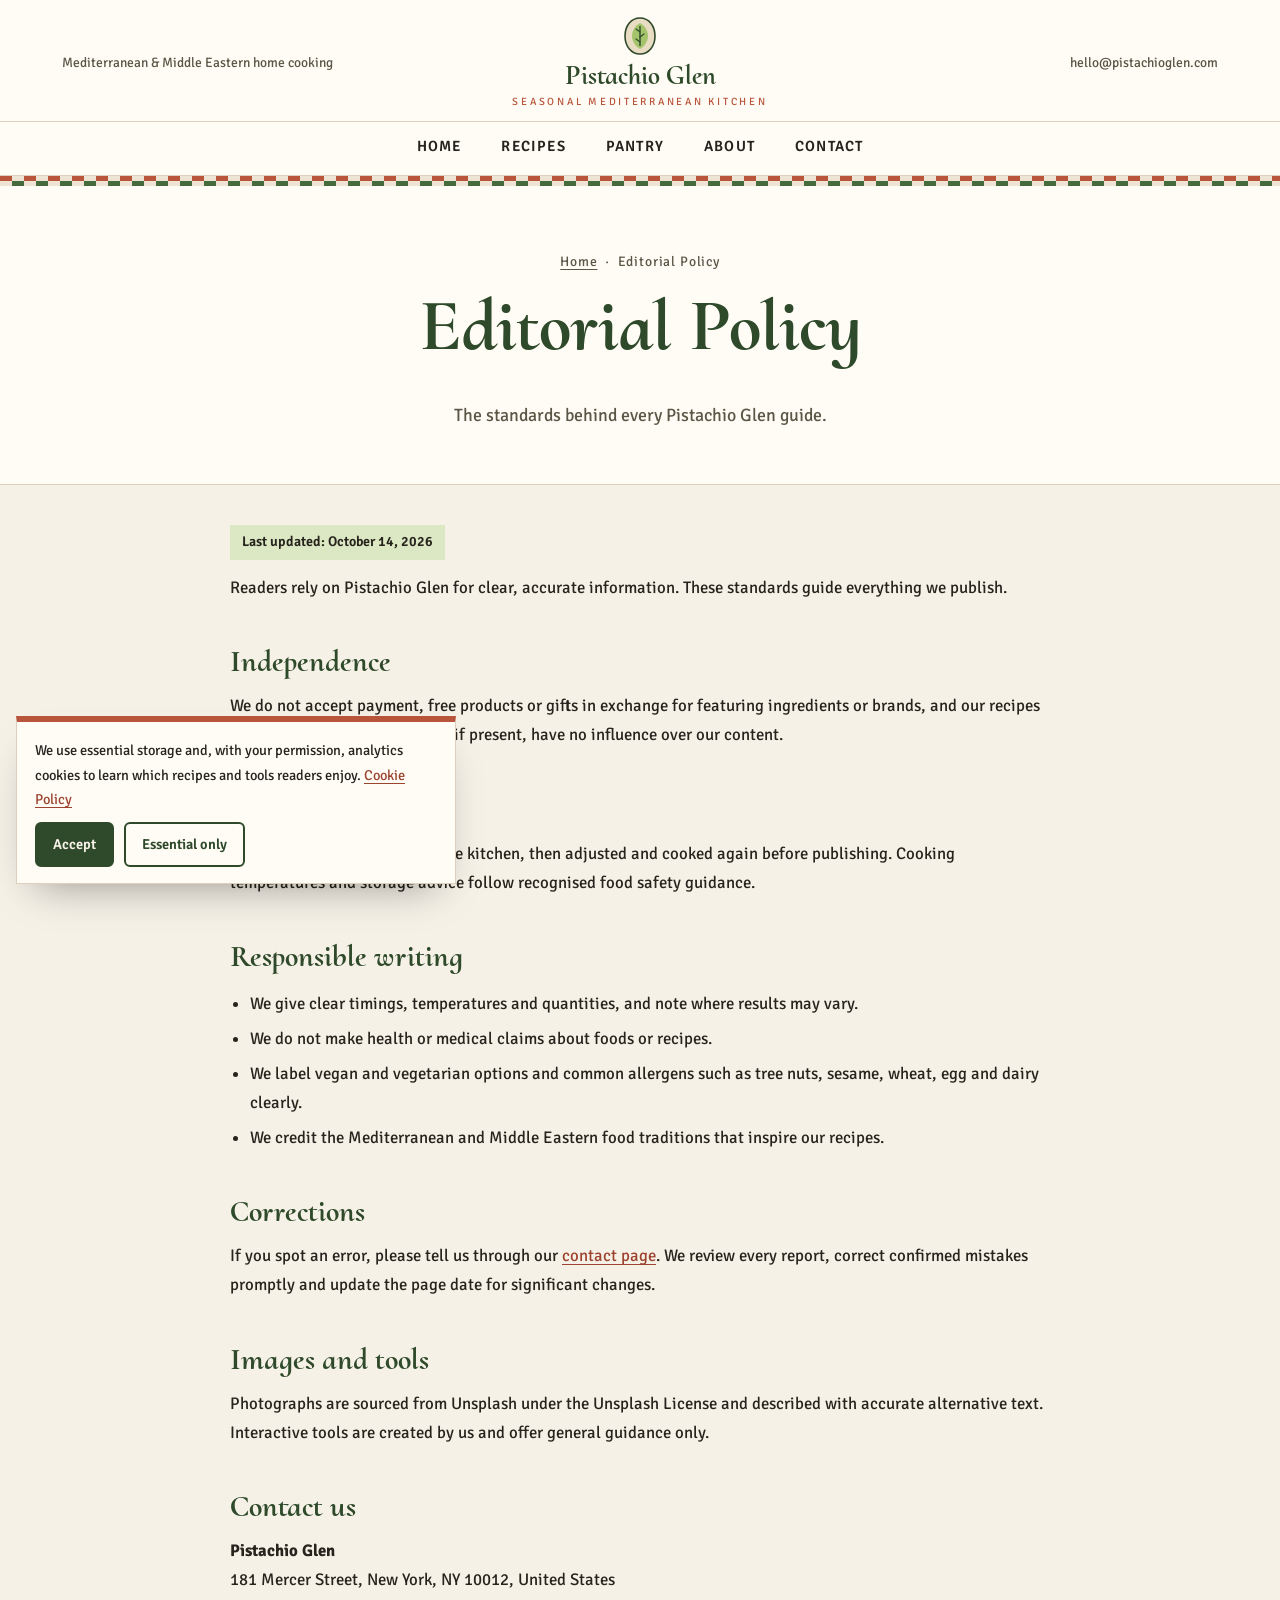
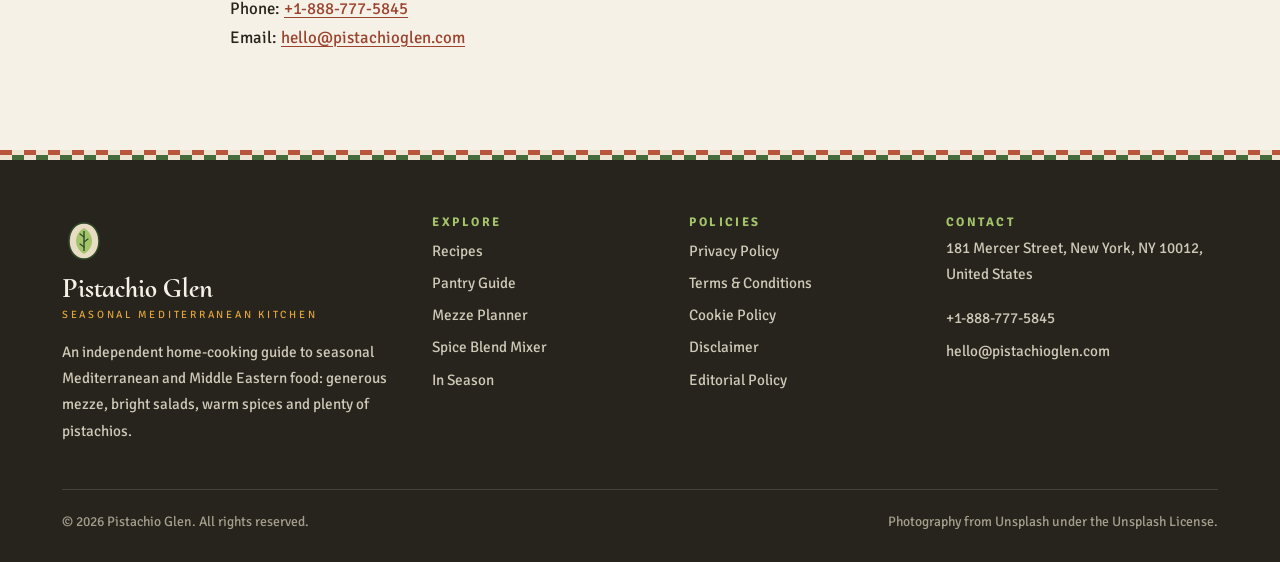
<file: editorial-policy.html>
<!DOCTYPE html>
<html lang="en">
<head>
<meta charset="UTF-8">
<meta name="viewport" content="width=device-width, initial-scale=1">
<title>Editorial Policy | Pistachio Glen</title>
<meta name="description" content="How Pistachio Glen develops and tests recipes, stays independent, follows food safety guidance and corrects errors.">
<meta name="robots" content="index, follow, max-image-preview:large">
<link rel="canonical" href="https://pistachioglen.com/editorial-policy.html">
<meta property="og:type" content="website"><meta property="og:site_name" content="Pistachio Glen">
<meta property="og:title" content="Editorial Policy | Pistachio Glen"><meta property="og:description" content="How Pistachio Glen develops and tests recipes, stays independent, follows food safety guidance and corrects errors.">
<meta property="og:url" content="https://pistachioglen.com/editorial-policy.html"><meta property="og:image" content="https://images.unsplash.com/photo-1620041328526-d0cf044a0739?auto=format&fit=crop&w=1200&q=75">
<meta name="twitter:card" content="summary_large_image"><meta name="theme-color" content="#2F4A2A">
<link rel="icon" href="data:image/svg+xml,%3Csvg xmlns='http://www.w3.org/2000/svg' viewBox='0 0 44 44'%3E%3Cpath d='M22 4c9 0 15 8 15 18s-6 18-15 18S7 32 7 22 13 4 22 4Z' fill='%23E8DCC3'/%3E%3Cpath d='M22 9c5 3 8 8 8 13s-3 10-8 13c-5-3-8-8-8-13s3-10 8-13Z' fill='%23A3C46A'/%3E%3C/svg%3E">
<link rel="preconnect" href="https://fonts.googleapis.com"><link rel="preconnect" href="https://fonts.gstatic.com" crossorigin><link rel="preconnect" href="https://images.unsplash.com">
<link href="https://fonts.googleapis.com/css2?family=Cormorant+Upright:wght@500;700&family=Signika:wght@400;600&display=swap" rel="stylesheet">
<link rel="stylesheet" href="assets/css/style.css">
<!-- Google tag (gtag.js) -->
<script async src="https://www.googletagmanager.com/gtag/js?id=G-0LY0HY7L01"></script>
<script>
  window.dataLayer = window.dataLayer || [];
  function gtag(){dataLayer.push(arguments);}
  gtag('js', new Date());
  gtag('config', 'G-0LY0HY7L01');
</script>

</head>
<body>
<a class="skip" href="#main">Skip to content</a>
<header class="hdr">
  <div class="wrap top">
    <div class="side">Mediterranean &amp; Middle Eastern home cooking</div>
    <a class="logo" href="index.html" aria-label="Pistachio Glen home"><svg viewBox="0 0 44 44" aria-hidden="true"><path d="M22 4c9 0 15 8 15 18s-6 18-15 18S7 32 7 22 13 4 22 4Z" fill="#E8DCC3" stroke="#2F4A2A" stroke-width="1.6"/><path d="M22 9c5 3 8 8 8 13s-3 10-8 13c-5-3-8-8-8-13s3-10 8-13Z" fill="#A3C46A"/><path d="M22 12v20" stroke="#2F4A2A" stroke-width="1.4"/><path d="M22 18l-4-3M22 23l4-3M22 28l-4-3" stroke="#2F4A2A" stroke-width="1.2" stroke-linecap="round"/></svg><span><b>Pistachio Glen</b><small>Seasonal Mediterranean kitchen</small></span></a>
    <div class="side r"><a href="mailto:hello@pistachioglen.com">hello@pistachioglen.com</a></div>
    <button class="burger" aria-label="Open menu" aria-expanded="false" aria-controls="nav"><span></span><span></span><span></span></button>
  </div>
  <nav class="navrow" id="nav" aria-label="Main navigation"><div class="wrap"><ul class="nav"><li><a href="index.html">Home</a></li><li><a href="mediterranean-recipes.html">Recipes</a></li><li><a href="mediterranean-pantry.html">Pantry</a></li><li><a href="about.html">About</a></li><li><a href="contact.html">Contact</a></li></ul></div></nav>
</header>
<div class="tilebar" aria-hidden="true"></div>
<main id="main">
<section class="phd"><div class="wrap"><p class="crumbs"><a href="index.html">Home</a> &nbsp;&middot;&nbsp; Editorial Policy</p><h1>Editorial Policy</h1><p class="lead">The standards behind every Pistachio Glen guide.</p></div></section><div class="wrap"><article class="prose"><p class="upd">Last updated: October 14, 2026</p>
<p>Readers rely on Pistachio Glen for clear, accurate information. These standards guide everything we publish.</p>
<h2>Independence</h2>
<p>We do not accept payment, free products or gifts in exchange for featuring ingredients or brands, and our recipes are brand-neutral. Advertisers, if present, have no influence over our content.</p>
<h2>Recipe testing</h2>
<p>Every recipe is cooked in a home kitchen, then adjusted and cooked again before publishing. Cooking temperatures and storage advice follow recognised food safety guidance.</p>
<h2>Responsible writing</h2>
<ul><li>We give clear timings, temperatures and quantities, and note where results may vary.</li><li>We do not make health or medical claims about foods or recipes.</li><li>We label vegan and vegetarian options and common allergens such as tree nuts, sesame, wheat, egg and dairy clearly.</li><li>We credit the Mediterranean and Middle Eastern food traditions that inspire our recipes.</li></ul>
<h2>Corrections</h2>
<p>If you spot an error, please tell us through our <a href="contact.html">contact page</a>. We review every report, correct confirmed mistakes promptly and update the page date for significant changes.</p>
<h2>Images and tools</h2>
<p>Photographs are sourced from Unsplash under the Unsplash License and described with accurate alternative text. Interactive tools are created by us and offer general guidance only.</p><h2>Contact us</h2><p><strong>Pistachio Glen</strong><br>181 Mercer Street, New York, NY 10012, United States<br>Phone: <a href="tel:+18887775845">+1-888-777-5845</a><br>Email: <a href="mailto:hello@pistachioglen.com">hello@pistachioglen.com</a></p></article></div></main>
<div class="tilebar" aria-hidden="true"></div>
<footer class="ftr">
  <div class="wrap">
    <div class="ftr-grid">
      <div><a class="logo" href="index.html"><svg viewBox="0 0 44 44" aria-hidden="true"><path d="M22 4c9 0 15 8 15 18s-6 18-15 18S7 32 7 22 13 4 22 4Z" fill="#E8DCC3" stroke="#2F4A2A" stroke-width="1.6"/><path d="M22 9c5 3 8 8 8 13s-3 10-8 13c-5-3-8-8-8-13s3-10 8-13Z" fill="#A3C46A"/><path d="M22 12v20" stroke="#2F4A2A" stroke-width="1.4"/><path d="M22 18l-4-3M22 23l4-3M22 28l-4-3" stroke="#2F4A2A" stroke-width="1.2" stroke-linecap="round"/></svg><span><b>Pistachio Glen</b><small>Seasonal Mediterranean kitchen</small></span></a><p>An independent home-cooking guide to seasonal Mediterranean and Middle Eastern food: generous mezze, bright salads, warm spices and plenty of pistachios.</p></div>
      <div><h4>Explore</h4><a href="mediterranean-recipes.html">Recipes</a><a href="mediterranean-pantry.html">Pantry Guide</a><a href="index.html#mezze">Mezze Planner</a><a href="index.html#spice">Spice Blend Mixer</a><a href="index.html#season">In Season</a></div>
      <div><h4>Policies</h4><a href="privacy-policy.html">Privacy Policy</a><a href="terms-and-conditions.html">Terms &amp; Conditions</a><a href="cookie-policy.html">Cookie Policy</a><a href="disclaimer.html">Disclaimer</a><a href="editorial-policy.html">Editorial Policy</a></div>
      <div><h4>Contact</h4><p style="margin-top:0">181 Mercer Street, New York, NY 10012, United States</p><a href="tel:+18887775845">+1-888-777-5845</a><a href="mailto:hello@pistachioglen.com">hello@pistachioglen.com</a></div>
    </div>
    <div class="ftr-base"><span>&copy; <span id="year">2026</span> Pistachio Glen. All rights reserved.</span><span>Photography from Unsplash under the Unsplash License.</span></div>
  </div>
</footer>
<div class="cookie" id="cookie" role="dialog" aria-label="Cookie notice"><p>We use essential storage and, with your permission, analytics cookies to learn which recipes and tools readers enjoy. <a href="cookie-policy.html">Cookie Policy</a></p><button class="y" data-cookie="accepted">Accept</button><button data-cookie="declined">Essential only</button></div>
<script src="assets/js/main.js" defer></script>
</body>
</html>
</file>
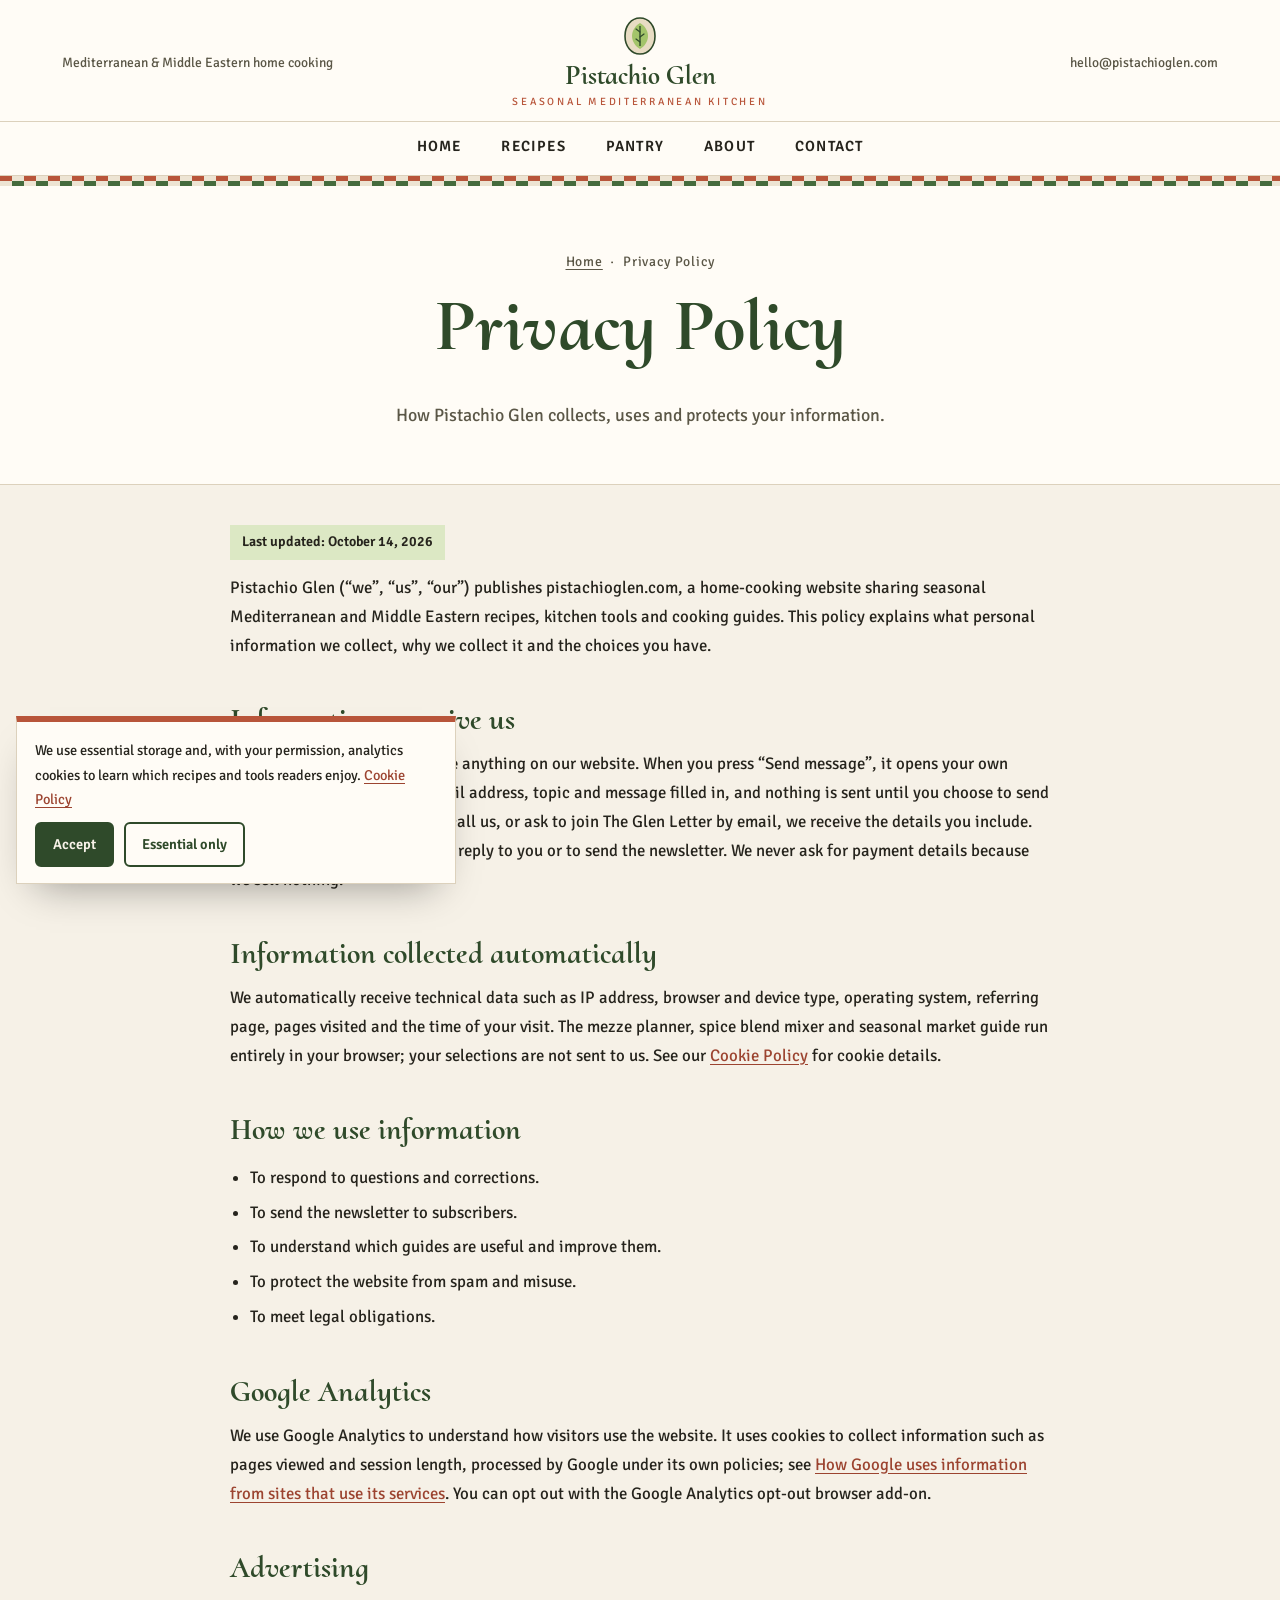
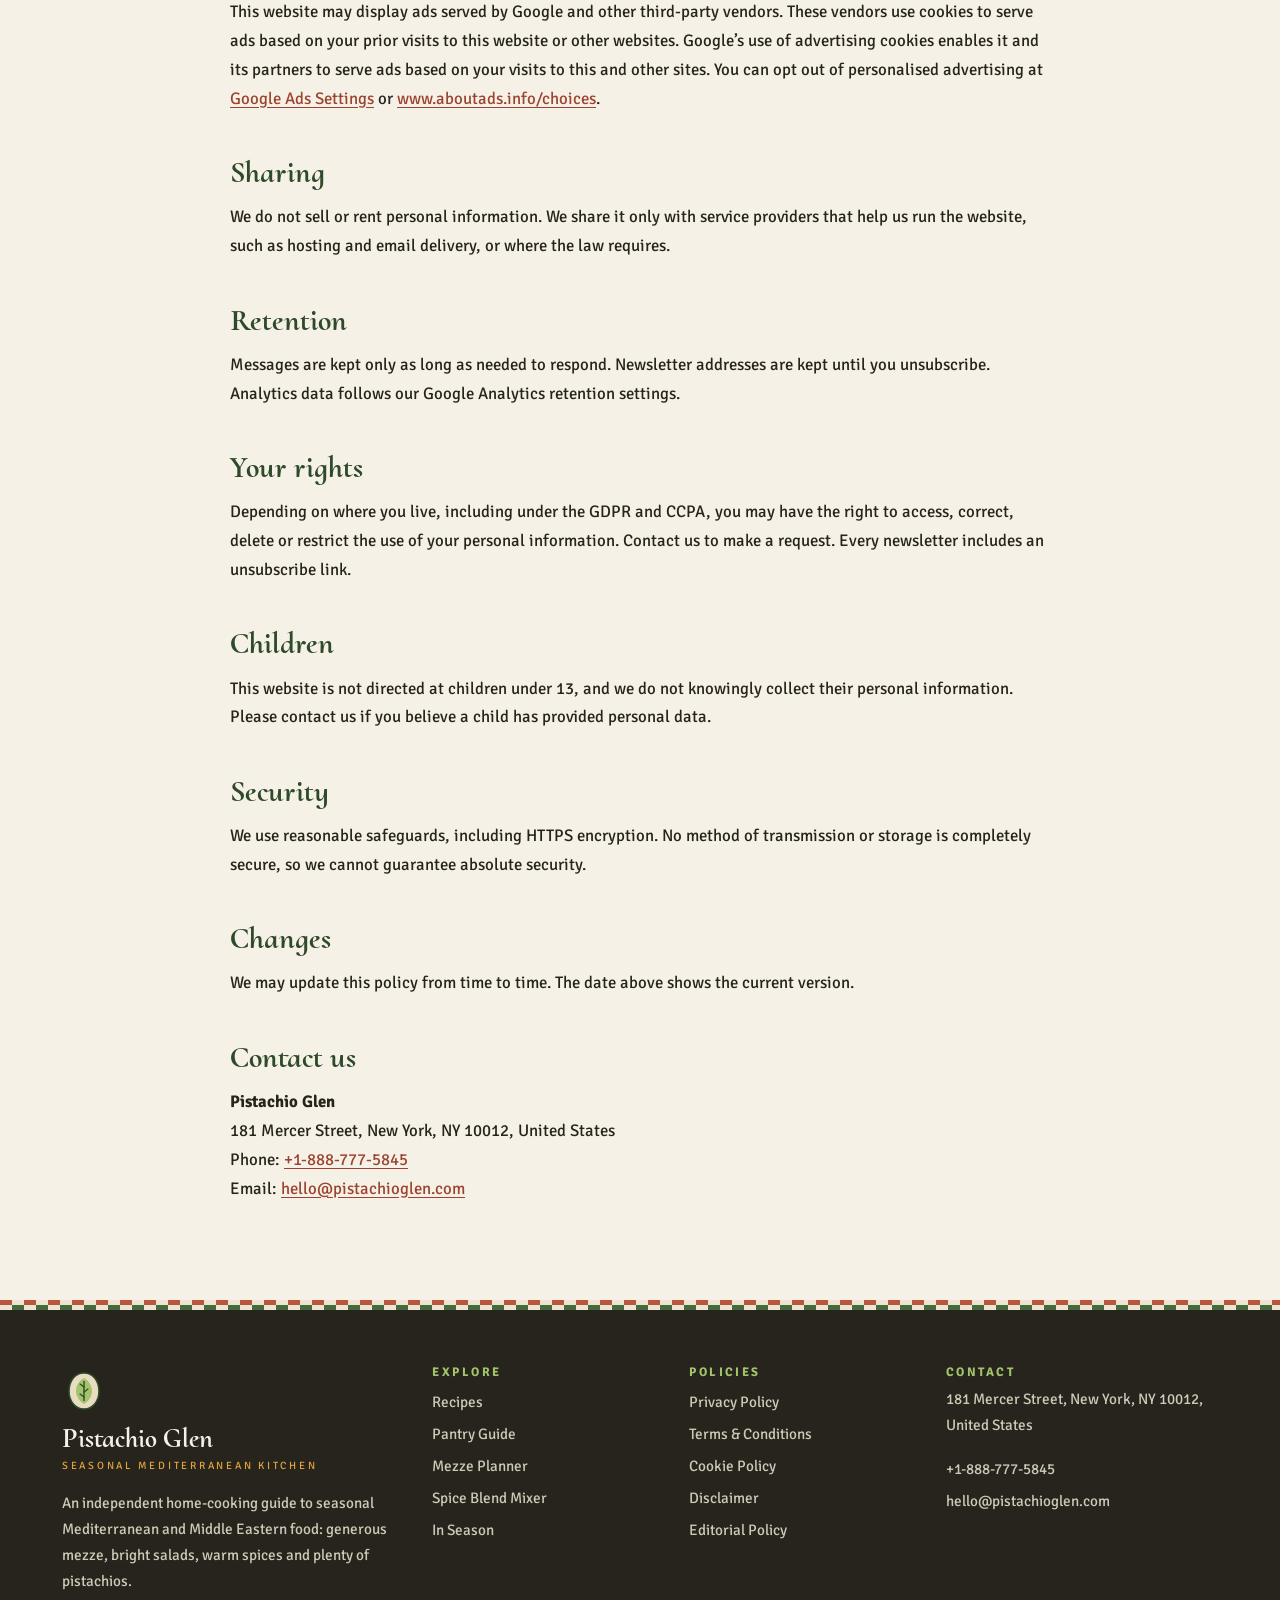
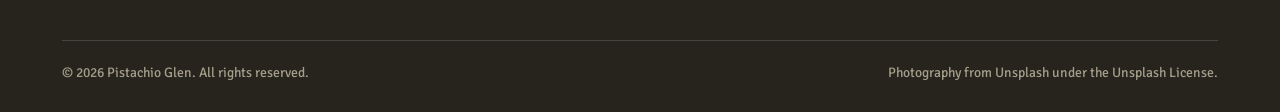
<file: privacy-policy.html>
<!DOCTYPE html>
<html lang="en">
<head>
<meta charset="UTF-8">
<meta name="viewport" content="width=device-width, initial-scale=1">
<title>Privacy Policy | Pistachio Glen</title>
<meta name="description" content="How Pistachio Glen handles personal information from contact messages and newsletter sign-ups, and how Google Analytics and advertising cookies are used.">
<meta name="robots" content="index, follow, max-image-preview:large">
<link rel="canonical" href="https://pistachioglen.com/privacy-policy.html">
<meta property="og:type" content="website"><meta property="og:site_name" content="Pistachio Glen">
<meta property="og:title" content="Privacy Policy | Pistachio Glen"><meta property="og:description" content="How Pistachio Glen handles personal information from contact messages and newsletter sign-ups, and how Google Analytics and advertising cookies are used.">
<meta property="og:url" content="https://pistachioglen.com/privacy-policy.html"><meta property="og:image" content="https://images.unsplash.com/photo-1620041328526-d0cf044a0739?auto=format&fit=crop&w=1200&q=75">
<meta name="twitter:card" content="summary_large_image"><meta name="theme-color" content="#2F4A2A">
<link rel="icon" href="data:image/svg+xml,%3Csvg xmlns='http://www.w3.org/2000/svg' viewBox='0 0 44 44'%3E%3Cpath d='M22 4c9 0 15 8 15 18s-6 18-15 18S7 32 7 22 13 4 22 4Z' fill='%23E8DCC3'/%3E%3Cpath d='M22 9c5 3 8 8 8 13s-3 10-8 13c-5-3-8-8-8-13s3-10 8-13Z' fill='%23A3C46A'/%3E%3C/svg%3E">
<link rel="preconnect" href="https://fonts.googleapis.com"><link rel="preconnect" href="https://fonts.gstatic.com" crossorigin><link rel="preconnect" href="https://images.unsplash.com">
<link href="https://fonts.googleapis.com/css2?family=Cormorant+Upright:wght@500;700&family=Signika:wght@400;600&display=swap" rel="stylesheet">
<link rel="stylesheet" href="assets/css/style.css">
<!-- Google tag (gtag.js) -->
<script async src="https://www.googletagmanager.com/gtag/js?id=G-0LY0HY7L01"></script>
<script>
  window.dataLayer = window.dataLayer || [];
  function gtag(){dataLayer.push(arguments);}
  gtag('js', new Date());
  gtag('config', 'G-0LY0HY7L01');
</script>

</head>
<body>
<a class="skip" href="#main">Skip to content</a>
<header class="hdr">
  <div class="wrap top">
    <div class="side">Mediterranean &amp; Middle Eastern home cooking</div>
    <a class="logo" href="index.html" aria-label="Pistachio Glen home"><svg viewBox="0 0 44 44" aria-hidden="true"><path d="M22 4c9 0 15 8 15 18s-6 18-15 18S7 32 7 22 13 4 22 4Z" fill="#E8DCC3" stroke="#2F4A2A" stroke-width="1.6"/><path d="M22 9c5 3 8 8 8 13s-3 10-8 13c-5-3-8-8-8-13s3-10 8-13Z" fill="#A3C46A"/><path d="M22 12v20" stroke="#2F4A2A" stroke-width="1.4"/><path d="M22 18l-4-3M22 23l4-3M22 28l-4-3" stroke="#2F4A2A" stroke-width="1.2" stroke-linecap="round"/></svg><span><b>Pistachio Glen</b><small>Seasonal Mediterranean kitchen</small></span></a>
    <div class="side r"><a href="mailto:hello@pistachioglen.com">hello@pistachioglen.com</a></div>
    <button class="burger" aria-label="Open menu" aria-expanded="false" aria-controls="nav"><span></span><span></span><span></span></button>
  </div>
  <nav class="navrow" id="nav" aria-label="Main navigation"><div class="wrap"><ul class="nav"><li><a href="index.html">Home</a></li><li><a href="mediterranean-recipes.html">Recipes</a></li><li><a href="mediterranean-pantry.html">Pantry</a></li><li><a href="about.html">About</a></li><li><a href="contact.html">Contact</a></li></ul></div></nav>
</header>
<div class="tilebar" aria-hidden="true"></div>
<main id="main">
<section class="phd"><div class="wrap"><p class="crumbs"><a href="index.html">Home</a> &nbsp;&middot;&nbsp; Privacy Policy</p><h1>Privacy Policy</h1><p class="lead">How Pistachio Glen collects, uses and protects your information.</p></div></section><div class="wrap"><article class="prose"><p class="upd">Last updated: October 14, 2026</p>
<p>Pistachio Glen (&ldquo;we&rdquo;, &ldquo;us&rdquo;, &ldquo;our&rdquo;) publishes pistachioglen.com, a home-cooking website sharing seasonal Mediterranean and Middle Eastern recipes, kitchen tools and cooking guides. This policy explains what personal information we collect, why we collect it and the choices you have.</p>
<h2>Information you give us</h2>
<p>Our contact form does not store anything on our website. When you press &ldquo;Send message&rdquo;, it opens your own email app with your name, email address, topic and message filled in, and nothing is sent until you choose to send that email. When you email or call us, or ask to join The Glen Letter by email, we receive the details you include. We use this information only to reply to you or to send the newsletter. We never ask for payment details because we sell nothing.</p>
<h2>Information collected automatically</h2>
<p>We automatically receive technical data such as IP address, browser and device type, operating system, referring page, pages visited and the time of your visit. The mezze planner, spice blend mixer and seasonal market guide run entirely in your browser; your selections are not sent to us. See our <a href="cookie-policy.html">Cookie Policy</a> for cookie details.</p>
<h2>How we use information</h2>
<ul><li>To respond to questions and corrections.</li><li>To send the newsletter to subscribers.</li><li>To understand which guides are useful and improve them.</li><li>To protect the website from spam and misuse.</li><li>To meet legal obligations.</li></ul>
<h2>Google Analytics</h2>
<p>We use Google Analytics to understand how visitors use the website. It uses cookies to collect information such as pages viewed and session length, processed by Google under its own policies; see <a href="https://policies.google.com/technologies/partner-sites" target="_blank" rel="noopener">How Google uses information from sites that use its services</a>. You can opt out with the Google Analytics opt-out browser add-on.</p>
<h2>Advertising</h2>
<p>This website may display ads served by Google and other third-party vendors. These vendors use cookies to serve ads based on your prior visits to this website or other websites. Google&#8217;s use of advertising cookies enables it and its partners to serve ads based on your visits to this and other sites. You can opt out of personalised advertising at <a href="https://www.google.com/settings/ads" target="_blank" rel="noopener">Google Ads Settings</a> or <a href="https://www.aboutads.info/choices" target="_blank" rel="noopener">www.aboutads.info/choices</a>.</p>
<h2>Sharing</h2>
<p>We do not sell or rent personal information. We share it only with service providers that help us run the website, such as hosting and email delivery, or where the law requires.</p>
<h2>Retention</h2>
<p>Messages are kept only as long as needed to respond. Newsletter addresses are kept until you unsubscribe. Analytics data follows our Google Analytics retention settings.</p>
<h2>Your rights</h2>
<p>Depending on where you live, including under the GDPR and CCPA, you may have the right to access, correct, delete or restrict the use of your personal information. Contact us to make a request. Every newsletter includes an unsubscribe link.</p>
<h2>Children</h2>
<p>This website is not directed at children under 13, and we do not knowingly collect their personal information. Please contact us if you believe a child has provided personal data.</p>
<h2>Security</h2>
<p>We use reasonable safeguards, including HTTPS encryption. No method of transmission or storage is completely secure, so we cannot guarantee absolute security.</p>
<h2>Changes</h2>
<p>We may update this policy from time to time. The date above shows the current version.</p><h2>Contact us</h2><p><strong>Pistachio Glen</strong><br>181 Mercer Street, New York, NY 10012, United States<br>Phone: <a href="tel:+18887775845">+1-888-777-5845</a><br>Email: <a href="mailto:hello@pistachioglen.com">hello@pistachioglen.com</a></p></article></div></main>
<div class="tilebar" aria-hidden="true"></div>
<footer class="ftr">
  <div class="wrap">
    <div class="ftr-grid">
      <div><a class="logo" href="index.html"><svg viewBox="0 0 44 44" aria-hidden="true"><path d="M22 4c9 0 15 8 15 18s-6 18-15 18S7 32 7 22 13 4 22 4Z" fill="#E8DCC3" stroke="#2F4A2A" stroke-width="1.6"/><path d="M22 9c5 3 8 8 8 13s-3 10-8 13c-5-3-8-8-8-13s3-10 8-13Z" fill="#A3C46A"/><path d="M22 12v20" stroke="#2F4A2A" stroke-width="1.4"/><path d="M22 18l-4-3M22 23l4-3M22 28l-4-3" stroke="#2F4A2A" stroke-width="1.2" stroke-linecap="round"/></svg><span><b>Pistachio Glen</b><small>Seasonal Mediterranean kitchen</small></span></a><p>An independent home-cooking guide to seasonal Mediterranean and Middle Eastern food: generous mezze, bright salads, warm spices and plenty of pistachios.</p></div>
      <div><h4>Explore</h4><a href="mediterranean-recipes.html">Recipes</a><a href="mediterranean-pantry.html">Pantry Guide</a><a href="index.html#mezze">Mezze Planner</a><a href="index.html#spice">Spice Blend Mixer</a><a href="index.html#season">In Season</a></div>
      <div><h4>Policies</h4><a href="privacy-policy.html">Privacy Policy</a><a href="terms-and-conditions.html">Terms &amp; Conditions</a><a href="cookie-policy.html">Cookie Policy</a><a href="disclaimer.html">Disclaimer</a><a href="editorial-policy.html">Editorial Policy</a></div>
      <div><h4>Contact</h4><p style="margin-top:0">181 Mercer Street, New York, NY 10012, United States</p><a href="tel:+18887775845">+1-888-777-5845</a><a href="mailto:hello@pistachioglen.com">hello@pistachioglen.com</a></div>
    </div>
    <div class="ftr-base"><span>&copy; <span id="year">2026</span> Pistachio Glen. All rights reserved.</span><span>Photography from Unsplash under the Unsplash License.</span></div>
  </div>
</footer>
<div class="cookie" id="cookie" role="dialog" aria-label="Cookie notice"><p>We use essential storage and, with your permission, analytics cookies to learn which recipes and tools readers enjoy. <a href="cookie-policy.html">Cookie Policy</a></p><button class="y" data-cookie="accepted">Accept</button><button data-cookie="declined">Essential only</button></div>
<script src="assets/js/main.js" defer></script>
</body>
</html>
</file>
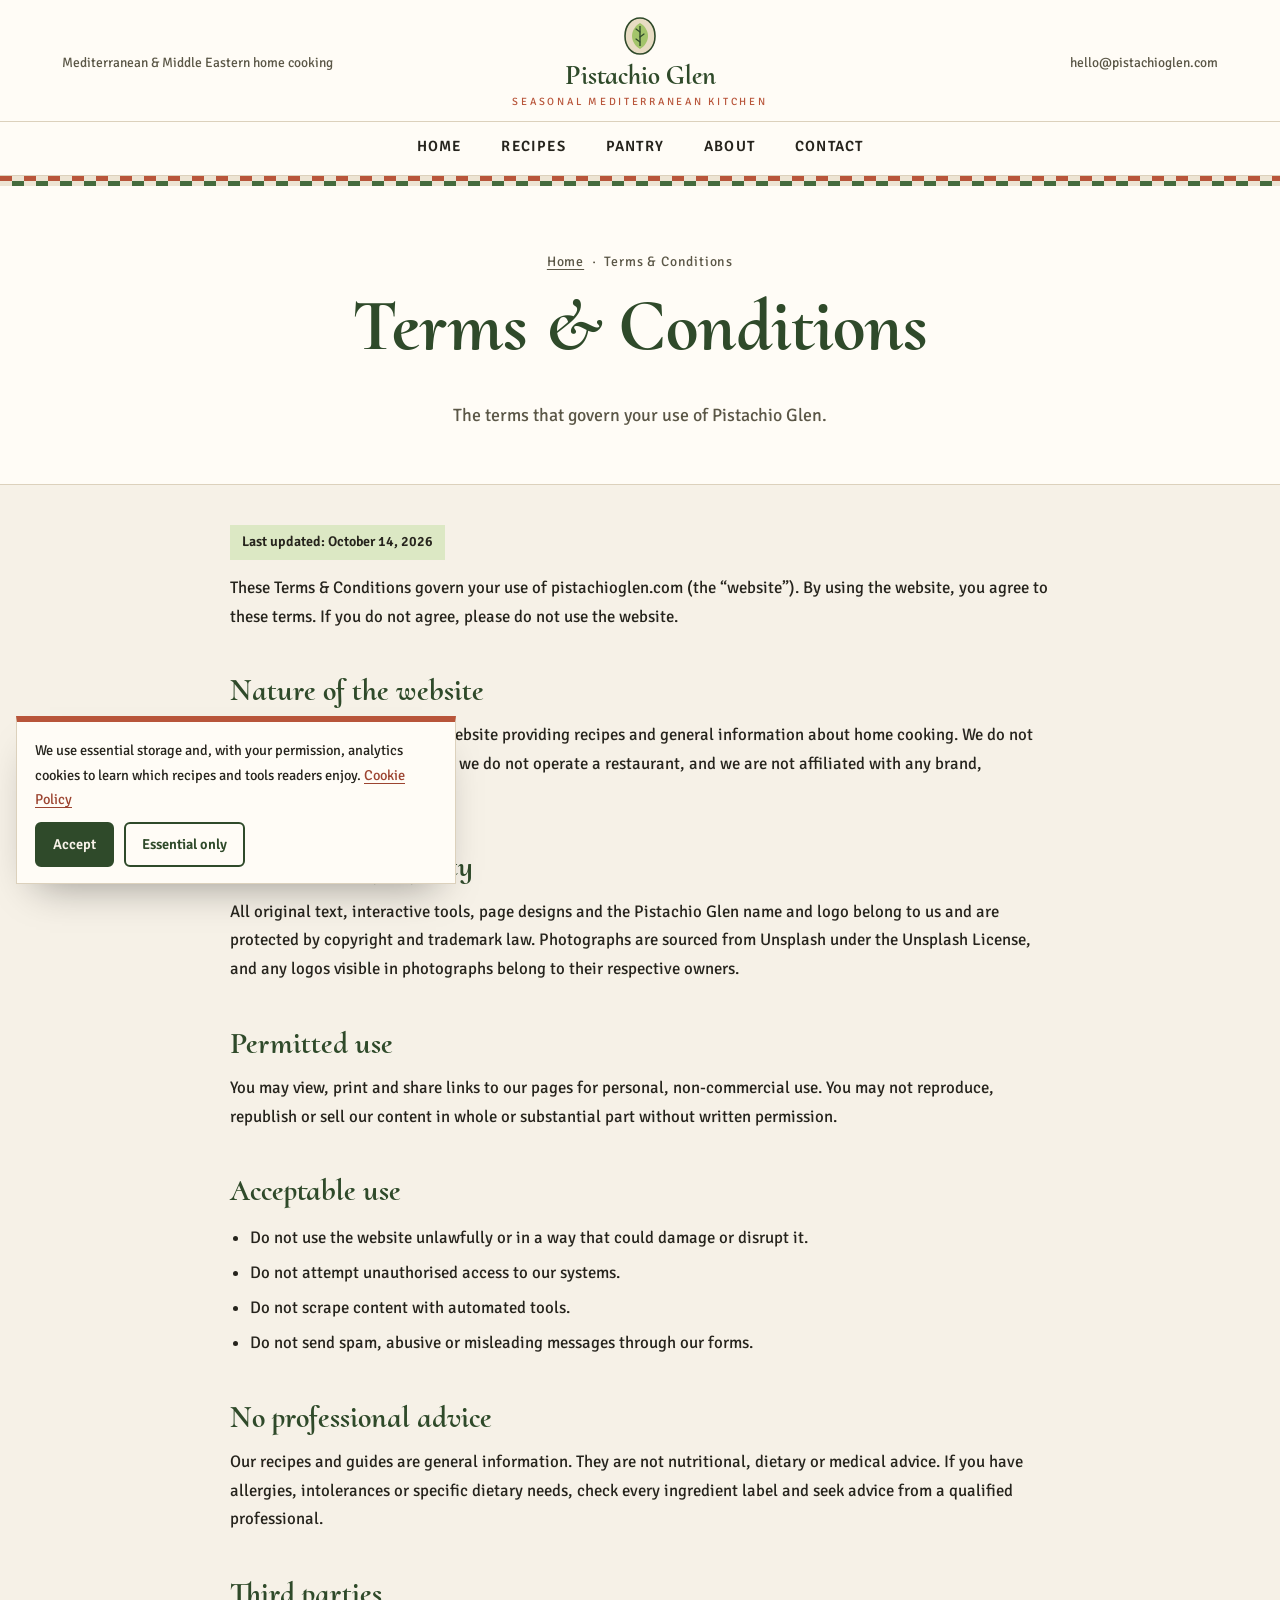
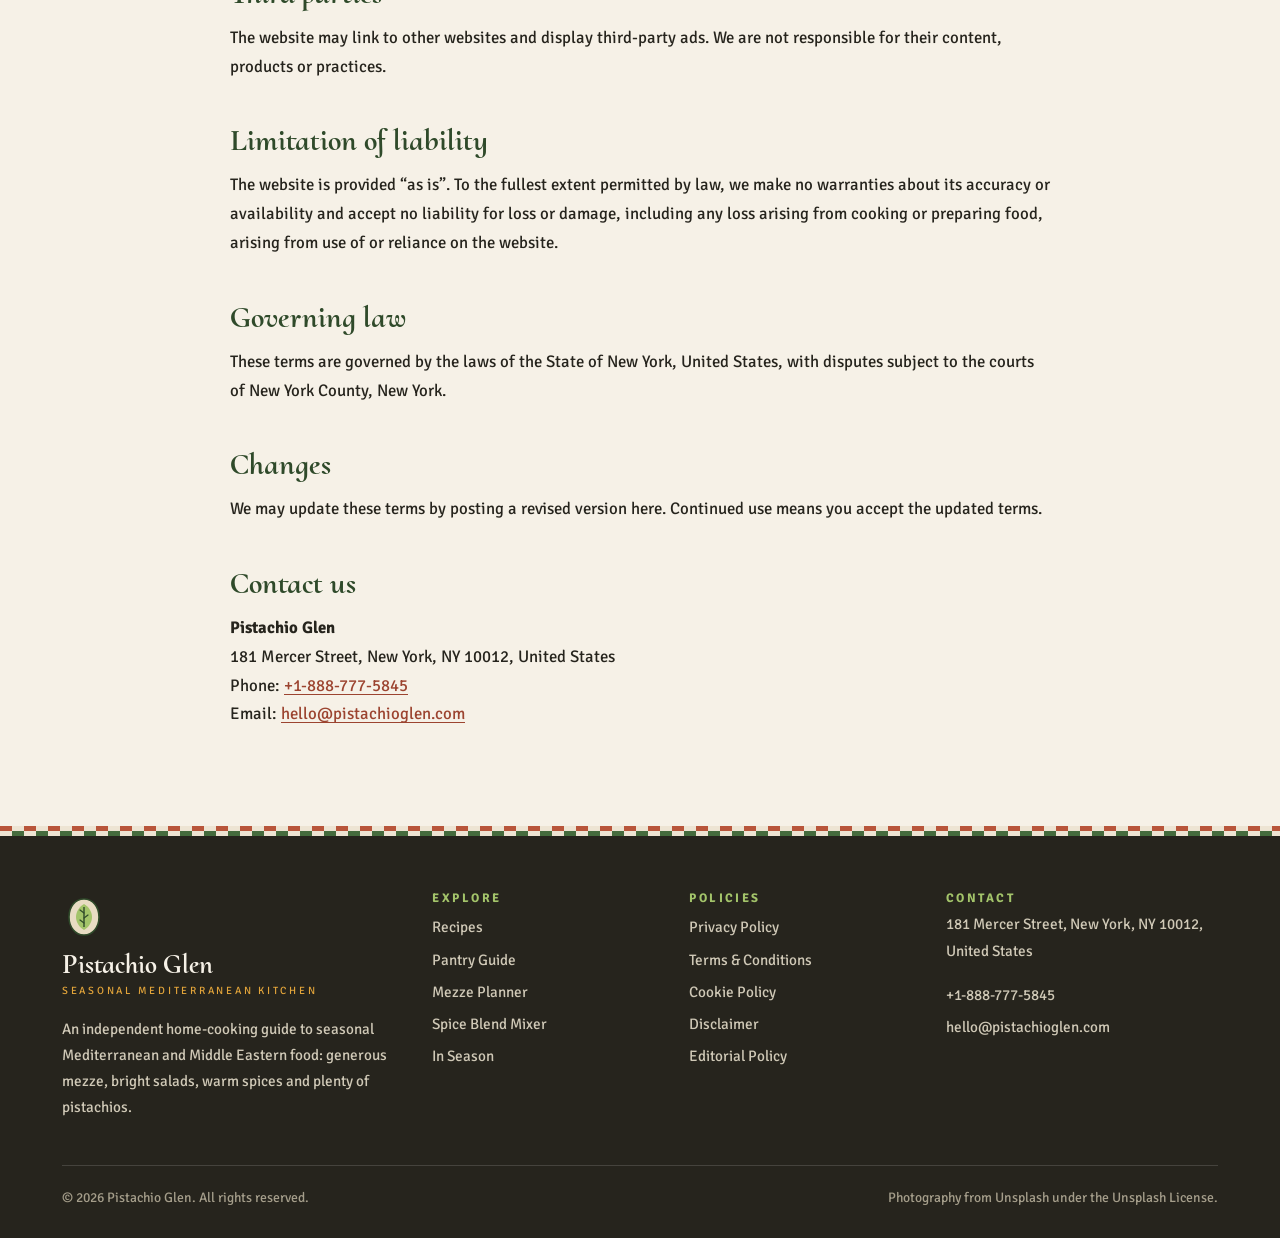
<file: terms-and-conditions.html>
<!DOCTYPE html>
<html lang="en">
<head>
<meta charset="UTF-8">
<meta name="viewport" content="width=device-width, initial-scale=1">
<title>Terms &amp; Conditions | Pistachio Glen</title>
<meta name="description" content="Terms and conditions for using Pistachio Glen, including its editorial nature, intellectual property, acceptable use and limitation of liability.">
<meta name="robots" content="index, follow, max-image-preview:large">
<link rel="canonical" href="https://pistachioglen.com/terms-and-conditions.html">
<meta property="og:type" content="website"><meta property="og:site_name" content="Pistachio Glen">
<meta property="og:title" content="Terms &amp; Conditions | Pistachio Glen"><meta property="og:description" content="Terms and conditions for using Pistachio Glen, including its editorial nature, intellectual property, acceptable use and limitation of liability.">
<meta property="og:url" content="https://pistachioglen.com/terms-and-conditions.html"><meta property="og:image" content="https://images.unsplash.com/photo-1620041328526-d0cf044a0739?auto=format&fit=crop&w=1200&q=75">
<meta name="twitter:card" content="summary_large_image"><meta name="theme-color" content="#2F4A2A">
<link rel="icon" href="data:image/svg+xml,%3Csvg xmlns='http://www.w3.org/2000/svg' viewBox='0 0 44 44'%3E%3Cpath d='M22 4c9 0 15 8 15 18s-6 18-15 18S7 32 7 22 13 4 22 4Z' fill='%23E8DCC3'/%3E%3Cpath d='M22 9c5 3 8 8 8 13s-3 10-8 13c-5-3-8-8-8-13s3-10 8-13Z' fill='%23A3C46A'/%3E%3C/svg%3E">
<link rel="preconnect" href="https://fonts.googleapis.com"><link rel="preconnect" href="https://fonts.gstatic.com" crossorigin><link rel="preconnect" href="https://images.unsplash.com">
<link href="https://fonts.googleapis.com/css2?family=Cormorant+Upright:wght@500;700&family=Signika:wght@400;600&display=swap" rel="stylesheet">
<link rel="stylesheet" href="assets/css/style.css">
<!-- Google tag (gtag.js) -->
<script async src="https://www.googletagmanager.com/gtag/js?id=G-0LY0HY7L01"></script>
<script>
  window.dataLayer = window.dataLayer || [];
  function gtag(){dataLayer.push(arguments);}
  gtag('js', new Date());
  gtag('config', 'G-0LY0HY7L01');
</script>

</head>
<body>
<a class="skip" href="#main">Skip to content</a>
<header class="hdr">
  <div class="wrap top">
    <div class="side">Mediterranean &amp; Middle Eastern home cooking</div>
    <a class="logo" href="index.html" aria-label="Pistachio Glen home"><svg viewBox="0 0 44 44" aria-hidden="true"><path d="M22 4c9 0 15 8 15 18s-6 18-15 18S7 32 7 22 13 4 22 4Z" fill="#E8DCC3" stroke="#2F4A2A" stroke-width="1.6"/><path d="M22 9c5 3 8 8 8 13s-3 10-8 13c-5-3-8-8-8-13s3-10 8-13Z" fill="#A3C46A"/><path d="M22 12v20" stroke="#2F4A2A" stroke-width="1.4"/><path d="M22 18l-4-3M22 23l4-3M22 28l-4-3" stroke="#2F4A2A" stroke-width="1.2" stroke-linecap="round"/></svg><span><b>Pistachio Glen</b><small>Seasonal Mediterranean kitchen</small></span></a>
    <div class="side r"><a href="mailto:hello@pistachioglen.com">hello@pistachioglen.com</a></div>
    <button class="burger" aria-label="Open menu" aria-expanded="false" aria-controls="nav"><span></span><span></span><span></span></button>
  </div>
  <nav class="navrow" id="nav" aria-label="Main navigation"><div class="wrap"><ul class="nav"><li><a href="index.html">Home</a></li><li><a href="mediterranean-recipes.html">Recipes</a></li><li><a href="mediterranean-pantry.html">Pantry</a></li><li><a href="about.html">About</a></li><li><a href="contact.html">Contact</a></li></ul></div></nav>
</header>
<div class="tilebar" aria-hidden="true"></div>
<main id="main">
<section class="phd"><div class="wrap"><p class="crumbs"><a href="index.html">Home</a> &nbsp;&middot;&nbsp; Terms &amp; Conditions</p><h1>Terms &amp; Conditions</h1><p class="lead">The terms that govern your use of Pistachio Glen.</p></div></section><div class="wrap"><article class="prose"><p class="upd">Last updated: October 14, 2026</p>
<p>These Terms &amp; Conditions govern your use of pistachioglen.com (the &ldquo;website&rdquo;). By using the website, you agree to these terms. If you do not agree, please do not use the website.</p>
<h2>Nature of the website</h2>
<p>Pistachio Glen is an editorial website providing recipes and general information about home cooking. We do not sell food or any other products, we do not operate a restaurant, and we are not affiliated with any brand, manufacturer or retailer.</p>
<h2>Intellectual property</h2>
<p>All original text, interactive tools, page designs and the Pistachio Glen name and logo belong to us and are protected by copyright and trademark law. Photographs are sourced from Unsplash under the Unsplash License, and any logos visible in photographs belong to their respective owners.</p>
<h2>Permitted use</h2>
<p>You may view, print and share links to our pages for personal, non-commercial use. You may not reproduce, republish or sell our content in whole or substantial part without written permission.</p>
<h2>Acceptable use</h2>
<ul><li>Do not use the website unlawfully or in a way that could damage or disrupt it.</li><li>Do not attempt unauthorised access to our systems.</li><li>Do not scrape content with automated tools.</li><li>Do not send spam, abusive or misleading messages through our forms.</li></ul>
<h2>No professional advice</h2>
<p>Our recipes and guides are general information. They are not nutritional, dietary or medical advice. If you have allergies, intolerances or specific dietary needs, check every ingredient label and seek advice from a qualified professional.</p>
<h2>Third parties</h2>
<p>The website may link to other websites and display third-party ads. We are not responsible for their content, products or practices.</p>
<h2>Limitation of liability</h2>
<p>The website is provided &ldquo;as is&rdquo;. To the fullest extent permitted by law, we make no warranties about its accuracy or availability and accept no liability for loss or damage, including any loss arising from cooking or preparing food, arising from use of or reliance on the website.</p>
<h2>Governing law</h2>
<p>These terms are governed by the laws of the State of New York, United States, with disputes subject to the courts of New York County, New York.</p>
<h2>Changes</h2>
<p>We may update these terms by posting a revised version here. Continued use means you accept the updated terms.</p><h2>Contact us</h2><p><strong>Pistachio Glen</strong><br>181 Mercer Street, New York, NY 10012, United States<br>Phone: <a href="tel:+18887775845">+1-888-777-5845</a><br>Email: <a href="mailto:hello@pistachioglen.com">hello@pistachioglen.com</a></p></article></div></main>
<div class="tilebar" aria-hidden="true"></div>
<footer class="ftr">
  <div class="wrap">
    <div class="ftr-grid">
      <div><a class="logo" href="index.html"><svg viewBox="0 0 44 44" aria-hidden="true"><path d="M22 4c9 0 15 8 15 18s-6 18-15 18S7 32 7 22 13 4 22 4Z" fill="#E8DCC3" stroke="#2F4A2A" stroke-width="1.6"/><path d="M22 9c5 3 8 8 8 13s-3 10-8 13c-5-3-8-8-8-13s3-10 8-13Z" fill="#A3C46A"/><path d="M22 12v20" stroke="#2F4A2A" stroke-width="1.4"/><path d="M22 18l-4-3M22 23l4-3M22 28l-4-3" stroke="#2F4A2A" stroke-width="1.2" stroke-linecap="round"/></svg><span><b>Pistachio Glen</b><small>Seasonal Mediterranean kitchen</small></span></a><p>An independent home-cooking guide to seasonal Mediterranean and Middle Eastern food: generous mezze, bright salads, warm spices and plenty of pistachios.</p></div>
      <div><h4>Explore</h4><a href="mediterranean-recipes.html">Recipes</a><a href="mediterranean-pantry.html">Pantry Guide</a><a href="index.html#mezze">Mezze Planner</a><a href="index.html#spice">Spice Blend Mixer</a><a href="index.html#season">In Season</a></div>
      <div><h4>Policies</h4><a href="privacy-policy.html">Privacy Policy</a><a href="terms-and-conditions.html">Terms &amp; Conditions</a><a href="cookie-policy.html">Cookie Policy</a><a href="disclaimer.html">Disclaimer</a><a href="editorial-policy.html">Editorial Policy</a></div>
      <div><h4>Contact</h4><p style="margin-top:0">181 Mercer Street, New York, NY 10012, United States</p><a href="tel:+18887775845">+1-888-777-5845</a><a href="mailto:hello@pistachioglen.com">hello@pistachioglen.com</a></div>
    </div>
    <div class="ftr-base"><span>&copy; <span id="year">2026</span> Pistachio Glen. All rights reserved.</span><span>Photography from Unsplash under the Unsplash License.</span></div>
  </div>
</footer>
<div class="cookie" id="cookie" role="dialog" aria-label="Cookie notice"><p>We use essential storage and, with your permission, analytics cookies to learn which recipes and tools readers enjoy. <a href="cookie-policy.html">Cookie Policy</a></p><button class="y" data-cookie="accepted">Accept</button><button data-cookie="declined">Essential only</button></div>
<script src="assets/js/main.js" defer></script>
</body>
</html>
</file>
<file: assets/css/style.css>
/* Pistachio Glen — linen, deep olive green, pistachio, terracotta, saffron */
:root{
  --linen:#F6F1E7;--linen2:#EDE4D3;--green:#2F4A2A;--green2:#456B3D;--pist:#A3C46A;--pist2:#DCE8C4;--terra:#B8553A;--terra2:#9C4430;
  --saff:#E2A43A;--ink:#26241D;--ink2:#5B5747;--line:#DCD1BC;--white:#FFFCF6;--r:6px;
  --tile:repeating-linear-gradient(45deg,var(--terra) 0 6px,transparent 6px 12px),repeating-linear-gradient(-45deg,var(--green2) 0 6px,transparent 6px 12px);
}
*,*::before,*::after{box-sizing:border-box}
html{scroll-behavior:smooth;-webkit-text-size-adjust:100%}
body{margin:0;background:var(--linen);color:var(--ink);font:400 1.05rem/1.72 "Signika",system-ui,sans-serif;overflow-x:hidden}
img{max-width:100%;height:auto;display:block}
a{color:var(--terra2);text-underline-offset:3px}
a:hover{color:var(--green)}
h1,h2,h3,h4{font-family:"Cormorant Upright",Georgia,serif;font-weight:700;line-height:1.1;margin:0 0 .45em;color:var(--green);overflow-wrap:anywhere}
h1{font-size:clamp(2.5rem,6vw,4.6rem)}
h2{font-size:clamp(2rem,4vw,3rem)}
h3{font-size:1.6rem}
p{margin:0 0 1em}
.wrap{width:100%;max-width:1200px;margin:0 auto;padding:0 22px}
section{padding:84px 0}
.skip{position:absolute;left:-999px;top:8px;background:var(--green);color:#fff;padding:8px 14px;z-index:200}
.skip:focus{left:12px}
.muted{color:var(--ink2)}
.tilebar{height:10px;background:var(--linen2);background-image:linear-gradient(90deg,var(--terra) 0 12px,transparent 12px 24px),linear-gradient(90deg,transparent 0 12px,var(--green2) 12px 24px);background-size:24px 5px,24px 5px;background-position:0 0,0 5px;background-repeat:repeat-x}

/* header: centered logo, nav row below */
.hdr{background:var(--white);border-bottom:1px solid var(--line);position:sticky;top:0;z-index:60}
.hdr .top{display:flex;align-items:center;justify-content:space-between;gap:16px;padding-top:14px;padding-bottom:10px}
.hdr .side{flex:1;font-size:.85rem;color:var(--ink2);min-width:0}
.hdr .side.r{text-align:right}
.hdr .side a{color:var(--ink2);text-decoration:none}
.logo{display:flex;flex-direction:column;align-items:center;text-decoration:none;color:var(--green);text-align:center}
.logo svg{width:44px;height:44px;margin-bottom:4px}
.logo b{font-family:"Cormorant Upright",serif;font-size:1.7rem;line-height:1;font-weight:700}
.logo span{display:flex;flex-direction:column;align-items:inherit}
.logo small{font-size:.66rem;letter-spacing:.26em;text-transform:uppercase;color:var(--terra);margin-top:4px}
.navrow{border-top:1px solid var(--line)}
.nav{list-style:none;display:flex;justify-content:center;gap:4px;margin:0;padding:0}
.nav a{display:block;text-decoration:none;color:var(--ink);font-weight:600;font-size:.93rem;letter-spacing:.08em;text-transform:uppercase;padding:12px 18px;border-bottom:3px solid transparent}
.nav a:hover{color:var(--terra)}
.nav a[aria-current]{border-bottom-color:var(--terra);color:var(--terra2)}
.burger{display:none;background:var(--green);border:0;width:44px;height:44px;padding:0;cursor:pointer;flex-direction:column;align-items:center;justify-content:center;gap:4px;border-radius:var(--r)}
.burger span{width:18px;height:2px;background:var(--linen);display:block}

/* buttons, kickers */
.btn{display:inline-flex;align-items:center;gap:8px;background:var(--terra);color:#fff;text-decoration:none;font-weight:600;padding:13px 26px;border:2px solid var(--terra);cursor:pointer;font-size:1rem;font-family:inherit;border-radius:var(--r);letter-spacing:.02em}
.btn:hover{background:var(--terra2);border-color:var(--terra2);color:#fff}
.btn.ln{background:transparent;color:var(--green);border-color:var(--green)}
.btn.ln:hover{background:var(--green);color:var(--linen)}
.kick{display:flex;align-items:center;gap:12px;font-size:.78rem;font-weight:600;letter-spacing:.24em;text-transform:uppercase;color:var(--terra);margin-bottom:12px}
.kick::before{content:"";width:16px;height:16px;flex:none;background:var(--saff);transform:rotate(45deg);box-shadow:inset 0 0 0 4px var(--linen),0 0 0 1.5px var(--terra)}
.center{text-align:center}
.center .kick{justify-content:center}

/* hero: full-bleed image with overlay card */
.hero{position:relative;padding:0;min-height:640px;display:flex;align-items:flex-end;overflow:hidden}
.hero>img{position:absolute;inset:0;width:100%;height:100%;object-fit:cover}
.hero::after{content:"";position:absolute;inset:0;background:linear-gradient(90deg,rgba(38,36,29,.55),rgba(38,36,29,0) 70%)}
.hero .wrap{position:relative;z-index:2;padding-top:120px;padding-bottom:56px}
.hcard{background:var(--linen);max-width:620px;padding:40px 40px 34px;border-top:8px solid var(--pist);box-shadow:0 30px 60px -30px rgba(0,0,0,.55)}
.hcard .lead{font-size:1.12rem;color:var(--ink2)}
.ctas{display:flex;flex-wrap:wrap;gap:12px;margin-top:22px}
.facts{display:flex;flex-wrap:wrap;gap:22px;margin-top:26px;padding-top:20px;border-top:1px dashed var(--line);font-size:.9rem;color:var(--ink2)}
.facts b{display:block;font-family:"Cormorant Upright",serif;font-size:1.8rem;line-height:1;color:var(--terra)}

/* season carousel */
.season{background:var(--green);color:var(--linen)}
.season .wrap{display:grid;grid-template-columns:.9fr 1.1fr;gap:50px;align-items:center}
.season h2,.season h3{color:var(--linen)}
.season .kick{color:var(--saff)}
.season .kick::before{box-shadow:inset 0 0 0 4px var(--green),0 0 0 1.5px var(--saff)}
.mcard{background:var(--white);color:var(--ink);padding:30px;position:relative;min-width:0}
.mcard::before{content:"";position:absolute;inset:-10px;border:1.5px dashed var(--pist);pointer-events:none}
.mcard .mo{font-size:.8rem;letter-spacing:.24em;text-transform:uppercase;color:var(--terra);font-weight:600}
.mcard h3{color:var(--green);font-size:2.2rem;margin:6px 0 8px}
.mcard .uses{display:flex;flex-wrap:wrap;gap:6px;margin:12px 0 0}
.mcard .uses span{background:var(--pist2);color:var(--green);font-size:.86rem;font-weight:600;padding:4px 12px;border-radius:99px}
.mnav{display:flex;align-items:center;justify-content:space-between;gap:12px;margin-top:22px;padding-top:16px;border-top:1px solid var(--line)}
.mnav button{font:inherit;font-weight:600;background:var(--green);color:var(--linen);border:0;border-radius:var(--r);padding:9px 16px;cursor:pointer}
.mnav span{font-size:.9rem;color:var(--ink2)}
.alsoin{list-style:none;padding:0;margin:18px 0 0;display:grid;grid-template-columns:repeat(2,minmax(0,1fr));gap:8px 18px;font-size:.95rem}
.alsoin li{border-bottom:1px solid rgba(246,241,231,.2);padding:6px 0}
.alsoin b{color:var(--saff);font-weight:600;margin-right:6px}

/* tools */
.tool .wrap{display:grid;grid-template-columns:1.05fr .95fr;gap:50px;align-items:start}
.tool.rev .wrap{grid-template-columns:.95fr 1.05fr}
.board{background:var(--white);border:1px solid var(--line);padding:30px;min-width:0;position:relative}
.board::after{content:"";position:absolute;left:0;right:0;top:0;height:8px;background-image:linear-gradient(90deg,var(--terra) 0 12px,var(--saff) 12px 24px,var(--green2) 24px 36px);background-size:36px 8px}
.board h3{margin-top:8px}
.fset{display:grid;grid-template-columns:repeat(2,minmax(0,1fr));gap:14px;margin-top:20px}
.fset label{display:flex;flex-direction:column;gap:6px;font-weight:600;font-size:.9rem;min-width:0}
select,input[type=range],input[type=text],input[type=email],textarea{font:inherit;width:100%;max-width:100%}
select,input[type=text],input[type=email],textarea{background:var(--white);border:1.5px solid #BDB29B;border-radius:var(--r);padding:10px 12px;color:var(--ink)}
select:focus,input:focus,textarea:focus,button:focus-visible{outline:3px solid var(--saff);outline-offset:1px}
input[type=range]{accent-color:var(--terra)}
.pic img{width:100%;object-fit:cover;aspect-ratio:16/10;margin-top:26px}
.picks{display:grid;grid-template-columns:repeat(2,minmax(0,1fr));gap:14px;margin-top:20px}
.picks fieldset{margin:0;border:1px solid var(--line);padding:12px 14px;background:var(--white)}
.picks legend{font-family:"Cormorant Upright",serif;font-weight:700;font-size:1.2rem;color:var(--green);padding:0 6px}
.picks label{display:flex;align-items:center;gap:8px;font-size:.94rem;padding:2px 0;cursor:pointer}
.picks input{accent-color:var(--terra);width:17px;height:17px;flex:none}
.list{list-style:none;padding:0;margin:12px 0 0}
.list li{display:flex;justify-content:space-between;gap:14px;padding:9px 0;border-bottom:1px dotted var(--line)}
.list li span{min-width:0}
.list li b{white-space:nowrap;color:var(--terra2)}
.list li.h{border-bottom:0;padding:14px 0 2px;font-family:"Cormorant Upright",serif;font-weight:700;font-size:1.15rem;color:var(--green)}
.meter{display:grid;grid-template-columns:repeat(4,1fr);gap:6px;margin-top:16px}
.meter i{height:8px;background:var(--linen2);border-radius:4px}
.meter i.on{background:var(--pist)}
.note{background:var(--pist2);padding:12px 16px;margin-top:16px;font-size:.95rem}
.blend{display:flex;height:22px;border-radius:4px;overflow:hidden;margin:14px 0 6px;border:1px solid var(--line)}
.blend span{height:100%}
.key{display:flex;flex-wrap:wrap;gap:6px 14px;font-size:.84rem;color:var(--ink2)}
.key i{display:inline-block;width:10px;height:10px;border-radius:2px;margin-right:5px;vertical-align:middle}

/* pistachio explainer */
.know .wrap{display:grid;grid-template-columns:1fr 1fr;gap:50px;align-items:center}
.know .pic img{margin-top:0;aspect-ratio:1/1}
.vars{display:grid;grid-template-columns:repeat(3,minmax(0,1fr));gap:12px;margin-top:20px}
.vars div{background:var(--white);border:1px solid var(--line);padding:16px}
.vars b{font-family:"Cormorant Upright",serif;font-size:1.25rem;color:var(--terra2);display:block;line-height:1.1;margin-bottom:4px}
.vars p{margin:0;font-size:.92rem;color:var(--ink2)}

/* recipe index list */
.rlist{display:grid;grid-template-columns:repeat(3,minmax(0,1fr));gap:0;margin-top:30px;border-top:1px solid var(--line);border-left:1px solid var(--line)}
.rlist a{display:block;text-decoration:none;color:var(--ink);padding:26px;border-right:1px solid var(--line);border-bottom:1px solid var(--line);background:var(--white);transition:background .2s}
.rlist a:hover{background:var(--pist2)}
.rlist em{font-style:normal;font-family:"Cormorant Upright",serif;font-size:2.4rem;line-height:1;color:var(--saff)}
.rlist h3{font-size:1.4rem;margin:8px 0 6px}
.rlist p{margin:0;font-size:.95rem;color:var(--ink2)}
.rlist small{display:block;margin-top:12px;font-size:.8rem;letter-spacing:.14em;text-transform:uppercase;color:var(--terra);font-weight:600}

/* band */
.band{position:relative;padding:0;min-height:460px;display:flex;align-items:center;justify-content:center;text-align:center;overflow:hidden}
.band img{position:absolute;inset:0;width:100%;height:100%;object-fit:cover}
.band::after{content:"";position:absolute;inset:0;background:rgba(38,36,29,.55)}
.band .wrap{position:relative;z-index:2;padding-top:80px;padding-bottom:80px;color:var(--linen);max-width:900px}
.band blockquote{margin:0 0 12px;font-family:"Cormorant Upright",serif;font-size:clamp(1.7rem,3.4vw,2.6rem);line-height:1.25;color:#fff}

/* flow of a meal */
.flow{display:grid;grid-template-columns:repeat(4,minmax(0,1fr));gap:0;margin-top:34px;counter-reset:f}
.flow div{padding:0 22px;border-left:1px solid var(--line);counter-increment:f}
.flow div:first-child{border-left:0;padding-left:0}
.flow div::before{content:counter(f,upper-roman);display:block;font-family:"Cormorant Upright",serif;font-size:2.6rem;line-height:1;color:var(--terra);margin-bottom:8px}
.flow h3{font-size:1.35rem}
.flow p{margin:0;color:var(--ink2);font-size:.97rem}

/* olive oil */
.oil{background:var(--linen2)}
.ogrid{display:grid;grid-template-columns:repeat(3,minmax(0,1fr));gap:18px;margin-top:26px}
.ogrid div{background:var(--white);padding:24px;border-bottom:5px solid var(--pist)}
.ogrid div:nth-child(2){border-bottom-color:var(--saff)}
.ogrid div:nth-child(3){border-bottom-color:var(--terra)}
.ogrid h3{font-size:1.35rem}
.ogrid p{margin:0;font-size:.96rem;color:var(--ink2)}

/* faq */
.faq{max-width:860px;margin:30px auto 0}
.faq details{background:var(--white);border:1px solid var(--line);margin-bottom:-1px}
.faq summary{cursor:pointer;font-weight:600;padding:18px 22px;list-style:none;display:flex;justify-content:space-between;gap:14px}
.faq summary::-webkit-details-marker{display:none}
.faq summary::after{content:"+";font-family:"Cormorant Upright",serif;font-size:1.6rem;line-height:1;color:var(--terra)}
.faq details[open] summary::after{content:"\2212"}
.faq p{padding:0 22px 6px;color:var(--ink2)}

/* newsletter */
.nl{background:var(--terra);color:#fff;padding:50px;text-align:center;position:relative}
.nl::before,.nl::after{content:"";position:absolute;left:0;right:0;height:10px;background-image:linear-gradient(90deg,var(--saff) 0 12px,transparent 12px 24px);background-size:24px 10px}
.nl::before{top:12px}.nl::after{bottom:12px}
.nl h2{color:#fff}
.nl p{max-width:560px;margin:0 auto 20px}
.nl .btn{background:var(--linen);color:var(--terra2);border-color:var(--linen)}
.nl small{display:block;margin-top:12px;font-size:.86rem;opacity:.9}

/* page header */
.phd{padding:64px 0 54px;text-align:center;background:var(--white);border-bottom:1px solid var(--line)}
.phd .wrap{max-width:880px}
.crumbs{font-size:.86rem;color:var(--ink2);letter-spacing:.06em;margin-bottom:12px}
.crumbs a{color:var(--ink2)}
.phd .lead{font-size:1.12rem;color:var(--ink2);margin:0}

/* recipes page */
.jump{display:flex;flex-wrap:wrap;gap:8px;justify-content:center;margin:34px 0 10px;padding:0;list-style:none}
.jump a{display:block;text-decoration:none;color:var(--green);border:1px solid var(--line);background:var(--white);padding:7px 14px;font-weight:600;font-size:.92rem;border-radius:var(--r)}
.jump a:hover{border-color:var(--terra);color:var(--terra)}
.recipe{display:grid;grid-template-columns:repeat(12,minmax(0,1fr));gap:30px;padding:50px 0;border-bottom:1px solid var(--line);scroll-margin-top:140px}
.recipe .rpic{grid-column:span 5}
.recipe .rbody{grid-column:span 7}
.recipe:nth-of-type(2n) .rpic{order:2}
.rpic img{width:100%;aspect-ratio:4/5;object-fit:cover}
.meta{display:flex;flex-wrap:wrap;gap:0;margin-bottom:16px;border:1px solid var(--line);background:var(--white)}
.meta span{flex:1 1 120px;padding:8px 14px;font-size:.86rem;border-right:1px solid var(--line)}
.meta span:last-child{border-right:0}
.meta b{display:block;font-size:.72rem;letter-spacing:.16em;text-transform:uppercase;color:var(--terra)}
.rcols{display:grid;grid-template-columns:1fr 1.3fr;gap:26px}
.rcols h4{font-family:"Signika",sans-serif;font-size:.78rem;letter-spacing:.2em;text-transform:uppercase;color:var(--terra)}
.rcols ul,.rcols ol{padding-left:18px;margin:0}
.rcols li{margin-bottom:5px}
.tip{border-left:4px solid var(--saff);background:var(--white);padding:12px 16px;margin-top:18px;font-size:.96rem}

/* pantry page */
.split{display:grid;grid-template-columns:1fr 1fr;gap:50px;align-items:center}
.split .pic img{margin-top:0;aspect-ratio:4/3.4}
.spice{display:grid;grid-template-columns:repeat(3,minmax(0,1fr));gap:16px;margin-top:24px}
.spice div{background:var(--white);border:1px solid var(--line);padding:20px;position:relative}
.spice div::before{content:"";position:absolute;top:18px;right:18px;width:16px;height:16px;border-radius:50%;background:var(--c,#B8553A)}
.spice h3{font-size:1.35rem;padding-right:24px}
.spice p{margin:0;font-size:.95rem;color:var(--ink2)}
.ticks{list-style:none;padding:0;margin:14px 0 0}
.ticks li{position:relative;padding-left:28px;margin-bottom:12px}
.ticks li::before{content:"";position:absolute;left:3px;top:9px;width:10px;height:10px;background:var(--pist);transform:rotate(45deg)}
.tblw{overflow-x:auto;background:var(--white);border:1px solid var(--line);margin-top:22px}
.tbl{width:100%;border-collapse:collapse;min-width:540px;color:var(--ink)}
.tbl th,.tbl td{text-align:left;padding:13px 16px;border-bottom:1px solid var(--line);font-size:.96rem}
.tbl th{background:var(--green);color:var(--linen);font-size:.78rem;letter-spacing:.14em;text-transform:uppercase;font-weight:600}
.tbl tr:last-child td{border-bottom:0}

/* about, contact, prose */
.vals{display:grid;grid-template-columns:repeat(4,minmax(0,1fr));gap:16px}
.vals div{background:var(--white);border:1px solid var(--line);padding:20px;border-top:4px solid var(--pist)}
.vals b{font-family:"Cormorant Upright",serif;font-size:1.3rem;display:block;margin-bottom:4px;color:var(--green)}
.vals p{margin:0;font-size:.95rem;color:var(--ink2)}
.contact{display:grid;grid-template-columns:1.4fr 1fr;gap:34px;padding:50px 0 80px}
.fld{margin-bottom:16px;display:flex;flex-direction:column;gap:6px}
.fld label{font-weight:600;font-size:.92rem}
.two{display:grid;grid-template-columns:1fr 1fr;gap:16px}
textarea{min-height:150px;resize:vertical}
.agree{flex-direction:row;align-items:flex-start;gap:10px}
.agree input{margin-top:6px;accent-color:var(--terra);flex:none}
.agree label{font-weight:400}
.hp{position:absolute;left:-9999px}
.fm{margin-top:14px;background:var(--pist2);padding:12px 16px}
.cbox{background:var(--green);color:var(--linen);padding:30px;align-self:start}
.cbox h3{color:var(--linen)}
.cbox a{color:var(--saff)}
.prose{max-width:820px;margin:0 auto;padding:40px 0 80px}
.prose h2{font-size:1.9rem;margin-top:1.4em}
.prose h3{font-size:1.35rem;margin-top:1.1em}
.prose ul{padding-left:20px}
.prose li{margin-bottom:6px}
.upd{display:inline-block;background:var(--pist2);padding:5px 12px;font-size:.88rem;font-weight:600}
code{background:var(--linen2);padding:1px 6px}

/* footer */
.ftr{background:var(--ink);color:#CFC8B6}
.ftr .wrap{padding-top:56px;padding-bottom:28px}
.ftr-grid{display:grid;grid-template-columns:1.5fr 1fr 1fr 1.2fr;gap:30px}
.ftr .logo{align-items:flex-start;text-align:left;color:var(--linen);margin-bottom:12px}
.ftr .logo small{color:var(--saff)}
.ftr h4{font-family:"Signika",sans-serif;font-size:.78rem;text-transform:uppercase;letter-spacing:.2em;color:var(--pist)}
.ftr-grid a{display:block;color:#CFC8B6;text-decoration:none;padding:3px 0;font-size:.95rem;overflow-wrap:anywhere}
.ftr-grid a:hover{color:var(--saff)}
.ftr p{font-size:.95rem}
.ftr-base{display:flex;flex-wrap:wrap;justify-content:space-between;gap:10px;border-top:1px solid rgba(255,255,255,.14);margin-top:30px;padding-top:20px;font-size:.86rem;color:#A49D8A}

/* cookie */
.cookie{position:fixed;left:16px;bottom:16px;max-width:440px;background:var(--white);border:1px solid var(--line);border-top:6px solid var(--terra);padding:16px 18px;display:none;flex-wrap:wrap;gap:10px;align-items:center;z-index:100;box-shadow:0 20px 40px -20px rgba(0,0,0,.4)}
.cookie.show{display:flex}
.cookie p{margin:0;font-size:.9rem;flex:1 1 100%}
.cookie button{font:inherit;font-weight:600;font-size:.9rem;border:2px solid var(--green);background:transparent;border-radius:var(--r);padding:8px 16px;cursor:pointer;color:var(--green)}
.cookie button.y{background:var(--green);color:var(--linen)}

@media (max-width:960px){
  .season .wrap,.tool .wrap,.tool.rev .wrap,.know .wrap,.split,.contact{grid-template-columns:1fr}
  .recipe .rpic,.recipe .rbody{grid-column:1/-1}
  .recipe:nth-of-type(2n) .rpic{order:0}
  .rpic img{aspect-ratio:16/10}
  .rlist,.ogrid,.spice{grid-template-columns:repeat(2,minmax(0,1fr))}
  .flow{grid-template-columns:repeat(2,minmax(0,1fr));gap:26px 0}
  .flow div:nth-child(3){border-left:0;padding-left:0}
  .vals{grid-template-columns:repeat(2,minmax(0,1fr))}
  .ftr-grid{grid-template-columns:1fr 1fr}
}
@media (max-width:820px){
  .burger{display:flex}
  .hdr .side{display:none}
  .hdr .top{justify-content:space-between}
  .logo{flex-direction:row;gap:10px;text-align:left}
  .logo svg{margin:0;width:38px;height:38px}
  .logo span{display:flex;flex-direction:column}
  .navrow{display:none}
  .navrow.open{display:block}
  .nav{flex-direction:column;padding:6px 0 12px}
  .nav a{border-bottom:0;border-left:3px solid transparent}
  .nav a[aria-current]{border-left-color:var(--terra)}
}
@media (max-width:600px){
  section{padding:58px 0}
  .wrap{padding:0 16px}
  .hero{min-height:0}
  .hero .wrap{padding-top:200px;padding-bottom:20px}
  .hcard{padding:26px 22px}
  .fset,.picks,.two,.rlist,.ogrid,.spice,.vars,.vals,.rcols,.alsoin,.ftr-grid{grid-template-columns:1fr}
  .flow{grid-template-columns:1fr}
  .flow div{border-left:0;padding-left:0}
  .board,.mcard{padding:22px}
  .nl{padding:40px 22px}
  .logo small{display:none}
  .cookie{right:16px}
}
</file>
